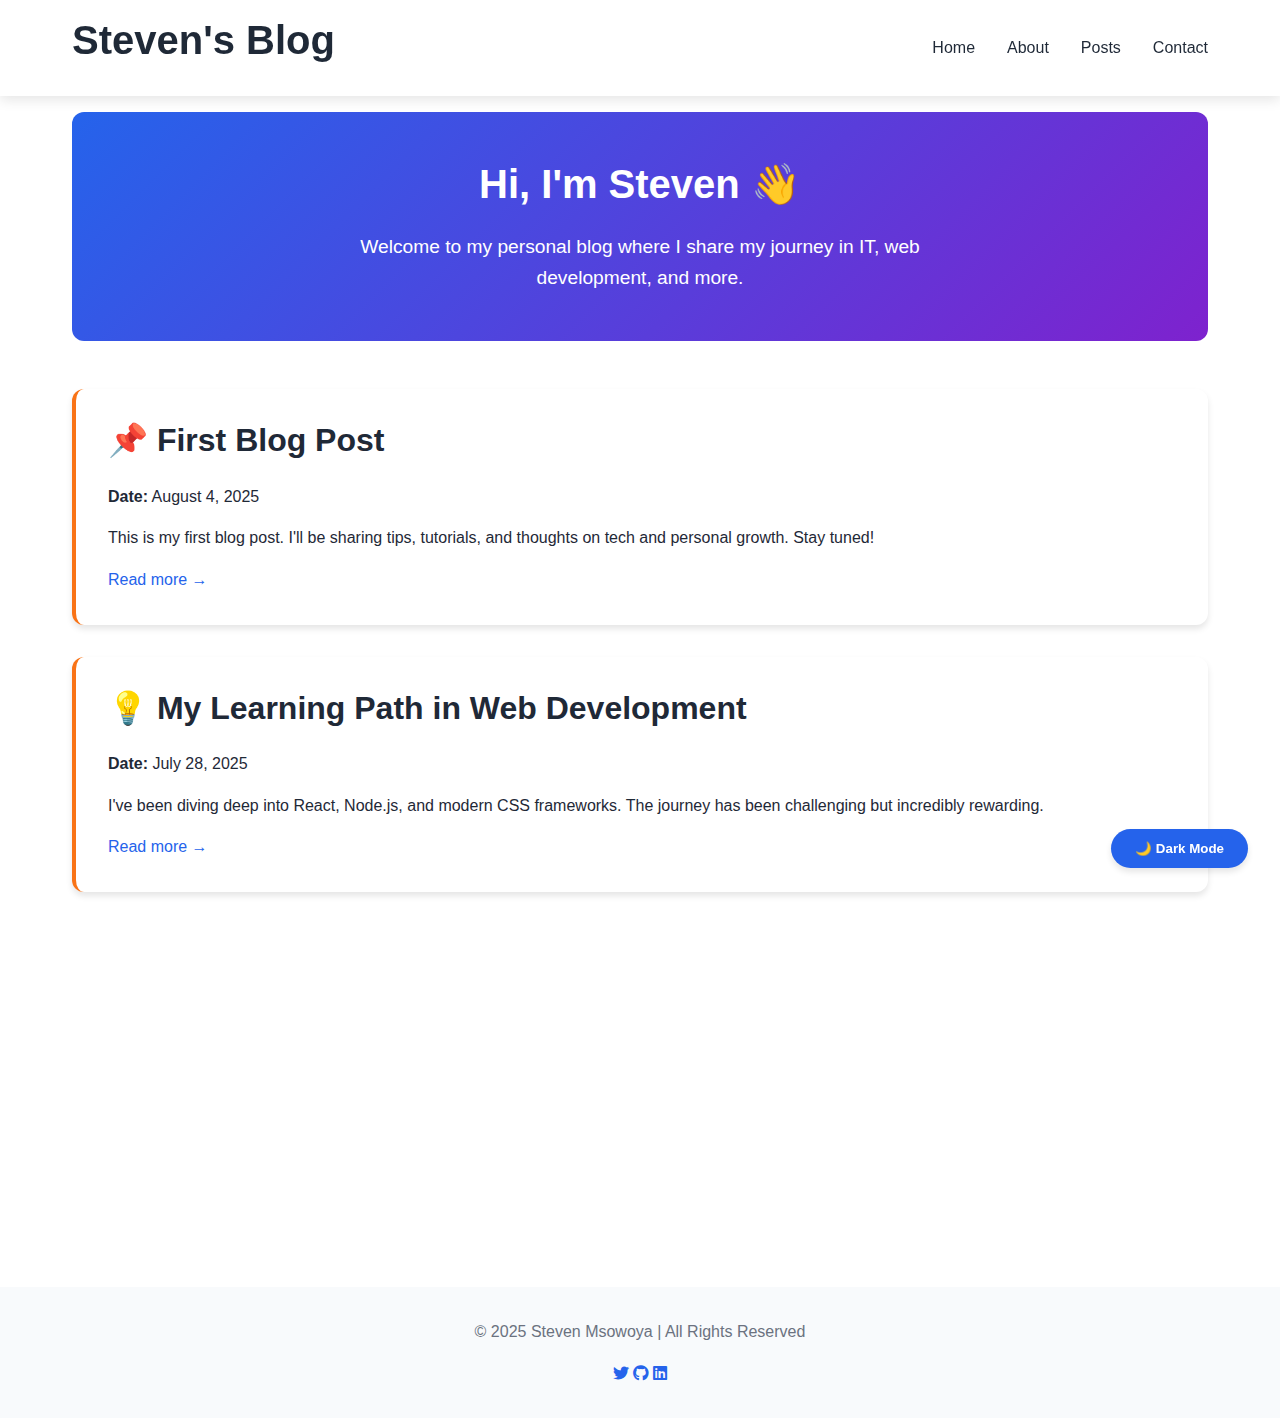
<file: index.html>
<!DOCTYPE html>
<html lang="en">
<head>
  <meta charset="UTF-8" />
  <meta name="viewport" content="width=device-width, initial-scale=1.0"/>
  <title>Steven's Blog</title>
  <link rel="stylesheet" href="https://cdnjs.cloudflare.com/ajax/libs/font-awesome/6.4.0/css/all.min.css">
  <style>
    /* CSS Variables for Theming */
    :root {
      --primary: #2563eb;
      --primary-dark: #1d4ed8;
      --secondary: #7e22ce;
      --accent: #f97316;
      --text: #1f2937;
      --text-light: #6b7280;
      --bg: #ffffff;
      --bg-secondary: #f8fafc;
      --card-bg: #ffffff;
      --header-bg: rgba(255, 255, 255, 0.95);
      --shadow: rgba(0, 0, 0, 0.1);
      --shadow-hover: rgba(0, 0, 0, 0.15);
      --transition: all 0.3s ease;
      --radius: 12px;
      --max-width: 1200px;
    }

    /* Dark Theme Variables */
    [data-theme="dark"] {
      --primary: #3b82f6;
      --primary-dark: #2563eb;
      --secondary: #a855f7;
      --accent: #fb923c;
      --text: #f3f4f6;
      --text-light: #d1d5db;
      --bg: #111827;
      --bg-secondary: #1f2937;
      --card-bg: #1a2434;
      --header-bg: rgba(17, 24, 39, 0.95);
      --shadow: rgba(0, 0, 0, 0.25);
      --shadow-hover: rgba(0, 0, 0, 0.35);
    }

    /* Base Styles */
    * {
      margin: 0;
      padding: 0;
      box-sizing: border-box;
    }

    body {
      font-family: 'Inter', -apple-system, BlinkMacSystemFont, 'Segoe UI', Roboto, Oxygen, Ubuntu, Cantarell, sans-serif;
      line-height: 1.6;
      color: var(--text);
      background-color: var(--bg);
      transition: var(--transition);
      padding-top: 80px;
    }

    /* Typography */
    h1, h2, h3, h4, h5, h6 {
      font-weight: 700;
      line-height: 1.2;
      margin-bottom: 1rem;
      color: var(--text);
    }

    h1 {
      font-size: 2.5rem;
    }

    h2 {
      font-size: 2rem;
      margin-bottom: 1.5rem;
    }

    p {
      margin-bottom: 1rem;
    }

    a {
      color: var(--primary);
      text-decoration: none;
      transition: var(--transition);
    }

    a:hover {
      color: var(--primary-dark);
    }

    /* Layout */
    header {
      position: fixed;
      top: 0;
      left: 0;
      width: 100%;
      background: var(--header-bg);
      backdrop-filter: blur(10px);
      box-shadow: 0 4px 12px var(--shadow);
      z-index: 1000;
      padding: 1rem 0;
    }

    .header-container {
      max-width: var(--max-width);
      margin: 0 auto;
      padding: 0 2rem;
      display: flex;
      justify-content: space-between;
      align-items: center;
    }

    /* Desktop Navigation */
    .desktop-nav {
      display: flex;
      gap: 2rem;
    }

    .desktop-nav a {
      font-weight: 500;
      color: var(--text);
      position: relative;
    }

    .desktop-nav a::after {
      content: '';
      position: absolute;
      bottom: -5px;
      left: 0;
      width: 0;
      height: 2px;
      background: var(--primary);
      transition: var(--transition);
    }

    .desktop-nav a:hover::after {
      width: 100%;
    }

    /* Hamburger Menu */
    .hamburger {
      display: none;
      flex-direction: column;
      justify-content: space-around;
      width: 2rem;
      height: 2rem;
      background: transparent;
      border: none;
      cursor: pointer;
      padding: 0;
      z-index: 10;
    }

    .hamburger span {
      width: 2rem;
      height: 0.25rem;
      background: var(--text);
      border-radius: 10px;
      transition: var(--transition);
      position: relative;
      transform-origin: 1px;
    }

    .mobile-nav {
      position: fixed;
      top: 0;
      left: 0;
      width: 100%;
      height: 100vh;
      background: var(--bg);
      display: flex;
      flex-direction: column;
      justify-content: center;
      align-items: center;
      gap: 2rem;
      z-index: 5;
      transition: var(--transition);
      transform: translateX(-100%);
    }

    .mobile-nav.active {
      transform: translateX(0);
    }

    .mobile-nav a {
      font-size: 1.5rem;
      font-weight: 600;
      color: var(--text);
      transition: var(--transition);
    }

    .mobile-nav a:hover {
      color: var(--primary);
    }

    main {
      max-width: var(--max-width);
      margin: 0 auto;
      padding: 2rem;
    }

    section {
      margin-bottom: 3rem;
    }

    /* Intro Section */
    .intro {
      text-align: center;
      padding: 3rem 2rem;
      background: linear-gradient(135deg, var(--primary) 0%, var(--secondary) 100%);
      color: white;
      border-radius: var(--radius);
      margin-bottom: 3rem;
    }

    .intro h2 {
      color: white;
      font-size: 2.5rem;
    }

    .intro p {
      font-size: 1.2rem;
      max-width: 600px;
      margin: 0 auto;
    }

    /* Post Cards */
    .post {
      background: var(--card-bg);
      border-radius: var(--radius);
      padding: 2rem;
      box-shadow: 0 4px 6px var(--shadow);
      transition: var(--transition);
      margin-bottom: 2rem;
      border-left: 4px solid var(--accent);
    }

    .post:hover {
      transform: translateY(-5px);
      box-shadow: 0 10px 20px var(--shadow-hover);
    }

    .post h2 {
      display: flex;
      align-items: center;
      gap: 0.5rem;
    }

    .post p:last-child {
      margin-bottom: 0;
    }

    /* Buttons */
    .toggle-btn, .top-btn {
      position: fixed;
      padding: 0.75rem 1.5rem;
      background: var(--primary);
      color: white;
      border: none;
      border-radius: 50px;
      cursor: pointer;
      font-weight: 600;
      box-shadow: 0 4px 6px var(--shadow);
      transition: var(--transition);
      display: flex;
      align-items: center;
      gap: 0.5rem;
      z-index: 999;
    }

    .toggle-btn:hover, .top-btn:hover {
      background: var(--primary-dark);
      transform: translateY(-2px);
      box-shadow: 0 6px 12px var(--shadow-hover);
    }

    .toggle-btn {
      bottom: 2rem;
      right: 2rem;
    }

    .top-btn {
      bottom: 2rem;
      left: 2rem;
      opacity: 0;
      visibility: hidden;
    }

    .top-btn.visible {
      opacity: 1;
      visibility: visible;
    }

    /* Footer */
    footer {
      text-align: center;
      padding: 2rem;
      margin-top: 4rem;
      color: var(--text-light);
      background: var(--bg-secondary);
    }

    /* Animations */
    @keyframes fadeIn {
      from { opacity: 0; transform: translateY(20px); }
      to { opacity: 1; transform: translateY(0); }
    }

    .scroll-fade {
      opacity: 0;
      transform: translateY(20px);
      transition: opacity 0.6s ease, transform 0.6s ease;
    }

    .scroll-fade.visible {
      opacity: 1;
      transform: translateY(0);
    }

    /* Responsive Design */
    @media (max-width: 768px) {
      body {
        padding-top: 70px;
      }
      
      .header-container {
        padding: 0 1rem;
      }
      
      .desktop-nav {
        display: none;
      }
      
      .hamburger {
        display: flex;
      }
      
      h1 {
        font-size: 2rem;
      }
      
      h2 {
        font-size: 1.75rem;
      }
      
      .intro {
        padding: 2rem 1rem;
      }
      
      .intro h2 {
        font-size: 2rem;
      }
      
      .toggle-btn, .top-btn {
        padding: 0.6rem 1.2rem;
        font-size: 0.9rem;
      }
      
      main {
        padding: 1rem;
      }
    }
  </style>
</head>
<body>

  <!-- HEADER -->
  <header>
    <div class="header-container">
      <h1>Steven's Blog</h1>
      <nav class="desktop-nav">
        <a href="index.html">Home</a>
        <a href="about.html">About</a>
        <a href="Posts.html">Posts</a>
        <a href="contact.html">Contact</a>
      </nav>
      <button class="hamburger" id="hamburger">
        <span></span>
        <span></span>
        <span></span>
      </button>
    </div>
  </header>

  <!-- Mobile Navigation -->
  <nav class="mobile-nav" id="mobileNav">
    <a href="index.html">Home</a>
    <a href="about.html">About</a>
    <a href="Posts.html">Posts</a>
    <a href="contact.html">Contact</a>
  </nav>

  <!-- MAIN CONTENT -->
  <main>
    <section class="intro scroll-fade">
      <h2>Hi, I'm Steven 👋</h2>
      <p>Welcome to my personal blog where I share my journey in IT, web development, and more.</p>
    </section>

    <section class="post scroll-fade">
      <h2>📌 First Blog Post</h2>
      <p><strong>Date:</strong> August 4, 2025</p>
      <p>This is my first blog post. I'll be sharing tips, tutorials, and thoughts on tech and personal growth. Stay tuned!</p>
      <a href="#" class="read-more">Read more →</a>
    </section>

    <section class="post scroll-fade">
      <h2>💡 My Learning Path in Web Development</h2>
      <p><strong>Date:</strong> July 28, 2025</p>
      <p>I've been diving deep into React, Node.js, and modern CSS frameworks. The journey has been challenging but incredibly rewarding.</p>
      <a href="#" class="read-more">Read more →</a>
    </section>

    <section class="post scroll-fade">
      <h2>🚀 Building My First Full-Stack Application</h2>
      <p><strong>Date:</strong> July 20, 2025</p>
      <p>I recently completed my first full-stack application using the MERN stack. Here's what I learned from the experience.</p>
      <a href="#" class="read-more">Read more →</a>
    </section>
  </main>

  <!-- DARK MODE TOGGLE -->
  <button id="darkToggle" class="toggle-btn">🌙 Dark Mode</button>

  <!-- BACK TO TOP BUTTON -->
  <button id="backToTop" class="top-btn">⬆ Back to Top</button>

  <!-- FOOTER -->
  <footer>
    <p>© 2025 Steven Msowoya | All Rights Reserved</p>
    <div class="social-links">
      <a href="#"><i class="fab fa-twitter"></i></a>
      <a href="#"><i class="fab fa-github"></i></a>
      <a href="#"><i class="fab fa-linkedin"></i></a>
    </div>
  </footer>

  <!-- SCRIPT -->
  <script>
    // DOM Elements
    const darkToggle = document.getElementById('darkToggle');
    const backToTop = document.getElementById('backToTop');
    const scrollElements = document.querySelectorAll('.scroll-fade');
    const hamburger = document.getElementById('hamburger');
    const mobileNav = document.getElementById('mobileNav');
    
    // Check for saved theme preference or respect OS preference
    if (localStorage.getItem('theme') === 'dark' || 
        (window.matchMedia('(prefers-color-scheme: dark)').matches && !localStorage.getItem('theme'))) {
      document.documentElement.setAttribute('data-theme', 'dark');
      darkToggle.textContent = '☀️ Light Mode';
    } else {
      document.documentElement.setAttribute('data-theme', 'light');
      darkToggle.textContent = '🌙 Dark Mode';
    }
    
    // Toggle Dark/Light Mode
    darkToggle.addEventListener('click', () => {
      const currentTheme = document.documentElement.getAttribute('data-theme');
      const newTheme = currentTheme === 'light' ? 'dark' : 'light';
      
      document.documentElement.setAttribute('data-theme', newTheme);
      localStorage.setItem('theme', newTheme);
      
      darkToggle.textContent = newTheme === 'dark' ? '☀️ Light Mode' : '🌙 Dark Mode';
    });
    
    // Back to Top Button
    window.addEventListener('scroll', () => {
      if (window.pageYOffset > 300) {
        backToTop.classList.add('visible');
      } else {
        backToTop.classList.remove('visible');
      }
    });
    
    backToTop.addEventListener('click', () => {
      window.scrollTo({
        top: 0,
        behavior: 'smooth'
      });
    });
    
    // Hamburger Menu Toggle
    hamburger.addEventListener('click', () => {
      hamburger.classList.toggle('active');
      mobileNav.classList.toggle('active');
      
      // Animate hamburger to X
      const spans = hamburger.querySelectorAll('span');
      if (hamburger.classList.contains('active')) {
        spans[0].style.transform = 'rotate(45deg)';
        spans[1].style.opacity = '0';
        spans[2].style.transform = 'rotate(-45deg)';
      } else {
        spans[0].style.transform = 'rotate(0)';
        spans[1].style.opacity = '1';
        spans[2].style.transform = 'rotate(0)';
      }
    });
    
    // Close mobile menu when clicking on a link
    const mobileLinks = mobileNav.querySelectorAll('a');
    mobileLinks.forEach(link => {
      link.addEventListener('click', () => {
        mobileNav.classList.remove('active');
        hamburger.classList.remove('active');
        
        // Reset hamburger animation
        const spans = hamburger.querySelectorAll('span');
        spans[0].style.transform = 'rotate(0)';
        spans[1].style.opacity = '1';
        spans[2].style.transform = 'rotate(0)';
      });
    });
    
    // Scroll Animations
    const elementInView = (el, scrollOffset = 0) => {
      const elementTop = el.getBoundingClientRect().top;
      return (
        elementTop <= 
        ((window.innerHeight || document.documentElement.clientHeight) * (scrollOffset / 100))
      );
    };
    
    const displayScrollElement = (element) => {
      element.classList.add('visible');
    };
    
    const hideScrollElement = (element) => {
      element.classList.remove('visible');
    };
    
    const handleScrollAnimation = () => {
      scrollElements.forEach((el) => {
        if (elementInView(el, 85)) {
          displayScrollElement(el);
        } else {
          hideScrollElement(el);
        }
      });
    };
    
    window.addEventListener('scroll', () => {
      handleScrollAnimation();
    });
    
    // Initialize scroll animations on page load
    document.addEventListener('DOMContentLoaded', () => {
      handleScrollAnimation();
    });
  </script>
</body>
</html>
</file>
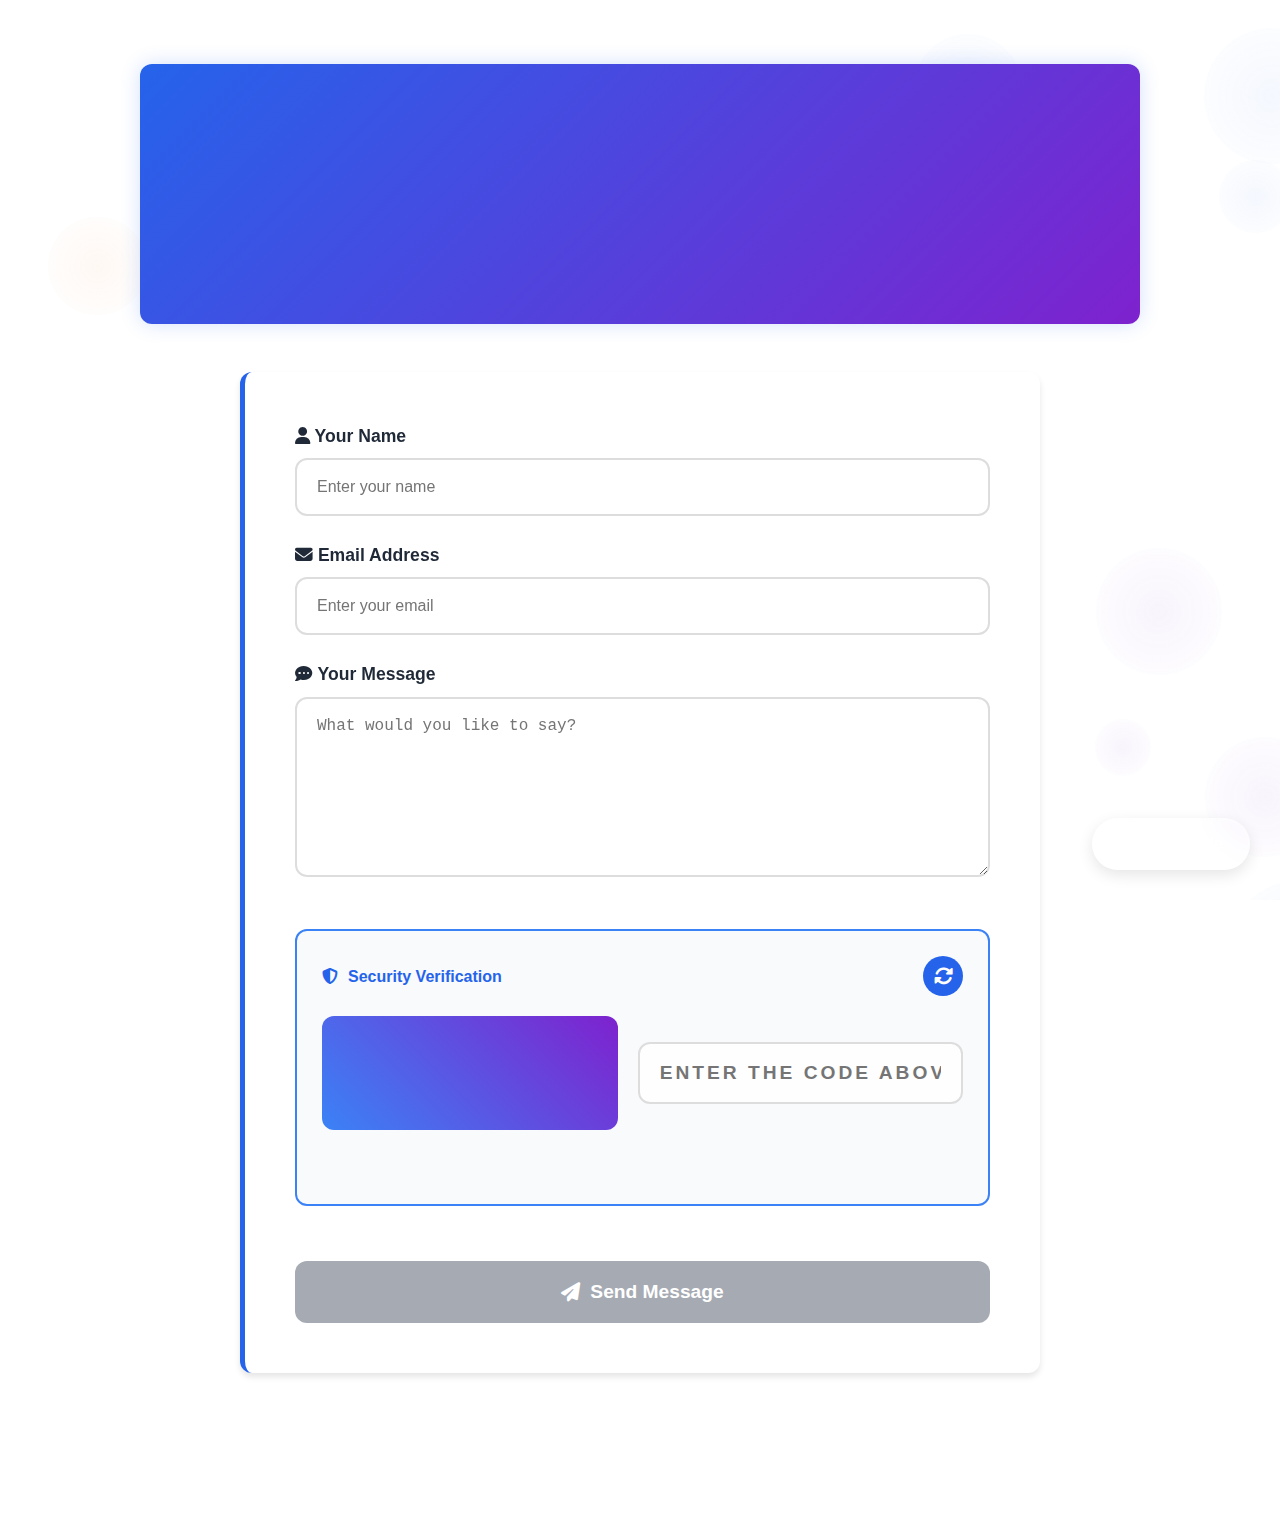
<file: contact.html>
<!DOCTYPE html>
<html lang="en">
<head>
  <meta charset="UTF-8" />
  <meta name="viewport" content="width=device-width, initial-scale=1.0"/>
  <title>Contact Me | Steven's Portfolio</title>
  <link rel="stylesheet" href="https://cdnjs.cloudflare.com/ajax/libs/font-awesome/6.4.0/css/all.min.css">
  <style>
    /* CSS Variables for Theming */
    :root {
      --primary: #2563eb;
      --primary-light: #3b82f6;
      --primary-dark: #1d4ed8;
      --secondary: #7e22ce;
      --accent: #f97316;
      --success: #10b981;
      --warning: #f59e0b;
      --danger: #ef4444;
      --text: #1f2937;
      --text-light: #6b7280;
      --bg: #ffffff;
      --bg-secondary: #f8fafc;
      --card-bg: #ffffff;
      --header-bg: rgba(255, 255, 255, 0.95);
      --shadow: rgba(0, 0, 0, 0.1);
      --shadow-hover: rgba(0, 0, 0, 0.15);
      --transition: all 0.3s ease;
      --radius: 12px;
      --max-width: 1000px;
      --glow: 0 0 20px rgba(37, 99, 235, 0.2);
    }

    /* Dark Theme Variables */
    [data-theme="dark"] {
      --primary: #3b82f6;
      --primary-light: #60a5fa;
      --primary-dark: #2563eb;
      --secondary: #a855f7;
      --accent: #fb923c;
      --success: #34d399;
      --warning: #fbbf24;
      --danger: #f87171;
      --text: #f3f4f6;
      --text-light: #d1d5db;
      --bg: #0f172a;
      --bg-secondary: #1e293b;
      --card-bg: #1a2434;
      --header-bg: rgba(15, 23, 42, 0.95);
      --shadow: rgba(0, 0, 0, 0.35);
      --shadow-hover: rgba(0, 0, 0, 0.45);
      --glow: 0 0 30px rgba(59, 130, 246, 0.3);
    }

    /* Base Styles */
    * {
      margin: 0;
      padding: 0;
      box-sizing: border-box;
    }

    body {
      font-family: 'Inter', -apple-system, BlinkMacSystemFont, 'Segoe UI', Roboto, Oxygen, Ubuntu, Cantarell, sans-serif;
      line-height: 1.6;
      color: var(--text);
      background-color: var(--bg);
      transition: var(--transition);
      padding: 2rem 1rem;
      overflow-x: hidden;
      position: relative;
    }

    /* Animated Background Elements */
    .bg-elements {
      position: fixed;
      top: 0;
      left: 0;
      width: 100%;
      height: 100%;
      z-index: -1;
      pointer-events: none;
      overflow: hidden;
    }

    .bg-circle {
      position: absolute;
      border-radius: 50%;
      background: radial-gradient(circle, var(--primary), transparent 70%);
      opacity: 0.05;
      animation: float 25s infinite linear;
    }

    @keyframes float {
      0%, 100% { transform: translate(0, 0) rotate(0deg); }
      25% { transform: translate(20px, -50px) rotate(90deg); }
      50% { transform: translate(-40px, 30px) rotate(180deg); }
      75% { transform: translate(30px, 40px) rotate(270deg); }
    }

    /* Typography */
    h1, h2, h3, h4, h5, h6 {
      font-weight: 700;
      line-height: 1.2;
      margin-bottom: 1rem;
      color: var(--text);
    }

    h1 {
      font-size: 2.5rem;
      text-align: center;
      margin-bottom: 2rem;
      background: linear-gradient(90deg, var(--primary), var(--secondary));
      -webkit-background-clip: text;
      background-clip: text;
      color: transparent;
      animation: titleGlow 3s ease-in-out infinite alternate;
    }

    @keyframes titleGlow {
      0% { filter: drop-shadow(0 0 5px rgba(37, 99, 235, 0.3)); }
      100% { filter: drop-shadow(0 0 15px rgba(126, 34, 206, 0.5)); }
    }

    h2 {
      font-size: 2rem;
      margin-bottom: 1.5rem;
      color: var(--primary);
      position: relative;
      display: inline-block;
    }

    h2:after {
      content: '';
      position: absolute;
      bottom: -8px;
      left: 0;
      width: 60px;
      height: 4px;
      background: linear-gradient(90deg, var(--primary), var(--accent));
      border-radius: 2px;
      transition: width 0.5s ease;
    }

    h2:hover:after {
      width: 100%;
    }

    h3 {
      font-size: 1.5rem;
      margin-bottom: 1.2rem;
      color: var(--primary);
    }

    p {
      margin-bottom: 1rem;
    }

    a {
      color: var(--primary);
      text-decoration: none;
      transition: var(--transition);
    }

    a:hover {
      color: var(--primary-dark);
    }

    /* Layout */
    .container {
      max-width: var(--max-width);
      margin: 0 auto;
    }

    main {
      padding: 2rem 0;
    }

    section {
      margin-bottom: 3rem;
    }

    /* Intro Section */
    .intro {
      text-align: center;
      padding: 3rem 2rem;
      background: linear-gradient(135deg, var(--primary) 0%, var(--secondary) 100%);
      color: white;
      border-radius: var(--radius);
      margin-bottom: 3rem;
      box-shadow: var(--glow);
      position: relative;
      overflow: hidden;
    }

    .intro:before {
      content: '';
      position: absolute;
      top: 0;
      left: -100%;
      width: 100%;
      height: 100%;
      background: linear-gradient(90deg, transparent, rgba(255,255,255,0.1), transparent);
      animation: shine 3s infinite;
    }

    @keyframes shine {
      0% { left: -100%; }
      100% { left: 100%; }
    }

    .intro h2 {
      color: white;
      font-size: 2.5rem;
      animation: introText 1s ease-out forwards;
      opacity: 0;
      transform: translateY(20px);
    }

    @keyframes introText {
      to {
        opacity: 1;
        transform: translateY(0);
      }
    }

    .intro p {
      font-size: 1.2rem;
      max-width: 600px;
      margin: 0 auto;
      opacity: 0;
      animation: introText 1s ease-out 0.3s forwards;
    }

    /* Contact Form */
    .contact-form {
      background: var(--card-bg);
      border-radius: var(--radius);
      padding: 50px;
      box-shadow: 0 4px 6px var(--shadow);
      max-width: 800px;
      margin: 0 auto 100px;
      backdrop-filter: blur(10px);
      opacity: 0;
      transform: translateY(50px) rotateX(-10deg);
      transition: opacity 1s ease 0.3s, transform 1s ease 0.3s;
      border-left: 5px solid var(--primary);
    }

    body[data-theme="dark"] .contact-form {
      background: var(--card-bg);
    }

    .contact-form.visible {
      opacity: 1;
      transform: translateY(0) rotateX(0);
    }

    .contact-form:hover {
      transform: translateY(-5px);
      box-shadow: 0 15px 30px var(--shadow-hover), var(--glow);
    }

    form {
      display: flex;
      flex-direction: column;
      gap: 25px;
    }

    label {
      font-size: 1.1rem;
      font-weight: 600;
      margin-bottom: 8px;
      color: inherit;
      display: block;
    }

    input, textarea {
      padding: 18px 20px;
      border: 2px solid #ddd;
      border-radius: var(--radius);
      font-size: 1rem;
      transition: var(--transition);
      width: 100%;
      background: rgba(255, 255, 255, 0.8);
      color: var(--text);
    }

    body[data-theme="dark"] input,
    body[data-theme="dark"] textarea {
      background: rgba(50, 50, 50, 0.8);
      border-color: #444;
      color: var(--text);
    }

    input:focus, textarea:focus {
      outline: none;
      border-color: var(--primary);
      box-shadow: 0 0 0 3px rgba(108, 99, 255, 0.2);
      transform: translateY(-3px);
    }

    textarea {
      min-height: 180px;
      resize: vertical;
    }

    /* CAPTCHA Styles */
    .captcha-container {
      background: var(--bg-secondary);
      border-radius: var(--radius);
      padding: 25px;
      margin: 20px 0;
      border: 2px solid var(--primary-light);
      transition: var(--transition);
    }

    .captcha-container:hover {
      transform: translateY(-3px);
      box-shadow: 0 5px 15px var(--shadow);
    }

    .captcha-header {
      display: flex;
      justify-content: space-between;
      align-items: center;
      margin-bottom: 20px;
    }

    .captcha-header h4 {
      color: var(--primary);
      margin: 0;
      display: flex;
      align-items: center;
      gap: 10px;
    }

    .captcha-refresh {
      background: var(--primary);
      color: white;
      border: none;
      border-radius: 50%;
      width: 40px;
      height: 40px;
      cursor: pointer;
      transition: var(--transition);
      display: flex;
      align-items: center;
      justify-content: center;
      font-size: 1.2rem;
    }

    .captcha-refresh:hover {
      background: var(--primary-dark);
      transform: rotate(180deg) scale(1.1);
    }

    .captcha-challenge {
      display: flex;
      align-items: center;
      justify-content: center;
      gap: 20px;
      margin-bottom: 25px;
      flex-wrap: wrap;
    }

    .captcha-image {
      background: linear-gradient(45deg, var(--primary-light), var(--secondary));
      border-radius: var(--radius);
      padding: 25px;
      font-size: 2.5rem;
      font-weight: bold;
      letter-spacing: 5px;
      color: white;
      text-shadow: 2px 2px 4px rgba(0,0,0,0.3);
      user-select: none;
      min-width: 200px;
      text-align: center;
      position: relative;
      overflow: hidden;
    }

    .captcha-image::before {
      content: '';
      position: absolute;
      top: 0;
      left: -100%;
      width: 100%;
      height: 100%;
      background: linear-gradient(90deg, transparent, rgba(255,255,255,0.2), transparent);
      animation: shine 3s infinite;
    }

    .captcha-input {
      flex: 1;
      min-width: 250px;
    }

    .captcha-input input {
      text-align: center;
      font-size: 1.2rem;
      letter-spacing: 3px;
      font-weight: bold;
      text-transform: uppercase;
    }

    .captcha-status {
      text-align: center;
      margin-top: 15px;
      min-height: 24px;
      font-weight: 600;
      transition: var(--transition);
    }

    .captcha-status.valid {
      color: var(--success);
    }

    .captcha-status.invalid {
      color: var(--danger);
      animation: shake 0.5s ease;
    }

    @keyframes shake {
      0%, 100% { transform: translateX(0); }
      25% { transform: translateX(-10px); }
      75% { transform: translateX(10px); }
    }

    /* Submit Button */
    .submit-btn {
      background: linear-gradient(to right, var(--primary), var(--secondary));
      color: white;
      border: none;
      padding: 20px;
      border-radius: var(--radius);
      font-size: 1.2rem;
      font-weight: 600;
      cursor: pointer;
      transition: var(--transition);
      position: relative;
      overflow: hidden;
      margin-top: 10px;
      display: flex;
      align-items: center;
      justify-content: center;
      gap: 10px;
    }

    .submit-btn:hover:not(:disabled) {
      transform: translateY(-5px);
      box-shadow: 0 10px 25px rgba(108, 99, 255, 0.4);
    }

    .submit-btn:disabled {
      opacity: 0.6;
      cursor: not-allowed;
      background: var(--text-light);
    }

    .submit-btn:active:not(:disabled) {
      transform: translateY(-2px);
    }

    .submit-btn::after {
      content: '';
      position: absolute;
      top: 50%;
      left: 50%;
      width: 5px;
      height: 5px;
      background: rgba(255, 255, 255, 0.5);
      opacity: 0;
      border-radius: 100%;
      transform: scale(1, 1) translate(-50%);
      transform-origin: 50% 50%;
    }

    .submit-btn:focus:not(:active)::after {
      animation: ripple 1s ease-out;
    }

    @keyframes ripple {
      0% {
        transform: scale(0, 0);
        opacity: 0.5;
      }
      100% {
        transform: scale(40, 40);
        opacity: 0;
      }
    }

    /* Toggle buttons */
    .toggle-btn, .top-btn {
      position: fixed;
      z-index: 100;
      background: rgba(255, 255, 255, 0.15);
      backdrop-filter: blur(10px);
      border: 2px solid rgba(255, 255, 255, 0.2);
      color: white;
      padding: 15px 25px;
      border-radius: 50px;
      font-size: 1rem;
      font-weight: 600;
      cursor: pointer;
      transition: var(--transition);
      display: flex;
      align-items: center;
      justify-content: center;
      gap: 10px;
      box-shadow: 0 5px 15px rgba(0, 0, 0, 0.1);
    }

    .toggle-btn {
      bottom: 30px;
      right: 30px;
    }

    .top-btn {
      bottom: 30px;
      left: 30px;
      opacity: 0;
      visibility: hidden;
    }

    .top-btn.visible {
      opacity: 1;
      visibility: visible;
    }

    .toggle-btn:hover, .top-btn:hover {
      background: rgba(255, 255, 255, 0.25);
      transform: translateY(-5px);
      box-shadow: 0 10px 25px rgba(0, 0, 0, 0.2);
    }

    /* Success message */
    .success-message {
      position: fixed;
      top: 50%;
      left: 50%;
      transform: translate(-50%, -50%) scale(0);
      background: linear-gradient(135deg, var(--primary), var(--accent));
      color: white;
      padding: 40px;
      border-radius: var(--radius);
      text-align: center;
      z-index: 1000;
      box-shadow: 0 20px 60px rgba(0, 0, 0, 0.3);
      opacity: 0;
      transition: var(--transition);
      max-width: 500px;
      width: 90%;
    }

    .success-message.show {
      opacity: 1;
      transform: translate(-50%, -50%) scale(1);
    }

    .success-message i {
      font-size: 4rem;
      margin-bottom: 20px;
      display: block;
    }

    /* Particle animation for form */
    .form-particles {
      position: absolute;
      top: 0;
      left: 0;
      width: 100%;
      height: 100%;
      pointer-events: none;
      z-index: -1;
      overflow: hidden;
      border-radius: var(--radius);
    }

    .particle {
      position: absolute;
      width: 4px;
      height: 4px;
      background: var(--primary);
      border-radius: 50%;
      opacity: 0;
    }

    /* Animations */
    @keyframes fadeIn {
      from { opacity: 0; transform: translateY(20px); }
      to { opacity: 1; transform: translateY(0); }
    }

    .scroll-fade {
      opacity: 0;
      transform: translateY(20px);
      transition: opacity 0.6s ease, transform 0.6s ease;
    }

    .scroll-fade.visible {
      opacity: 1;
      transform: translateY(0);
    }

    /* Responsive Design */
    @media (max-width: 768px) {
      .intro h2 {
        font-size: 2.5rem;
      }
      
      .intro p {
        font-size: 1.1rem;
      }
      
      .contact-form {
        padding: 30px 20px;
      }
      
      .captcha-challenge {
        flex-direction: column;
      }
      
      .captcha-image {
        font-size: 2rem;
        min-width: 180px;
      }
      
      .toggle-btn, .top-btn {
        padding: 12px 20px;
        font-size: 0.9rem;
      }
    }

    @media (max-width: 480px) {
      .intro h2 {
        font-size: 2rem;
      }
      
      .toggle-btn, .top-btn {
        padding: 10px 15px;
        font-size: 0.8rem;
      }
      
      .toggle-btn {
        right: 20px;
        bottom: 20px;
      }
      
      .top-btn {
        left: 20px;
        bottom: 20px;
      }
      
      .captcha-image {
        font-size: 1.8rem;
        padding: 20px;
      }
    }
  </style>
</head>
<body>
  <!-- Floating background elements -->
  <div class="bg-elements" id="floatingElements"></div>

  <div class="container">
    <main>
      <section class="intro scroll-fade">
        <h2><i class="fas fa-paper-plane"></i> Contact Me</h2>
        <p>Have a question, idea, or want to collaborate? Drop me a message! I'm excited to connect with you and explore new possibilities together.</p>
        <div class="contact-info">
          <p><i class="fas fa-envelope"></i> msowoyasteven9@gmail.com | <i class="fas fa-phone"></i> +265994748521</p>
        </div>
      </section>

      <section class="contact-form scroll-fade">
        <div class="form-particles" id="formParticles"></div>
        <form id="contactForm">
          <div class="form-group">
            <label for="name"><i class="fas fa-user"></i> Your Name</label>
            <input type="text" id="name" name="name" required placeholder="Enter your name" />
          </div>
          
          <div class="form-group">
            <label for="email"><i class="fas fa-envelope"></i> Email Address</label>
            <input type="email" id="email" name="email" required placeholder="Enter your email" />
          </div>
          
          <div class="form-group">
            <label for="message"><i class="fas fa-comment-dots"></i> Your Message</label>
            <textarea id="message" name="message" rows="5" required placeholder="What would you like to say?"></textarea>
          </div>
          
          <!-- CAPTCHA Section -->
          <div class="captcha-container">
            <div class="captcha-header">
              <h4><i class="fas fa-shield-alt"></i> Security Verification</h4>
              <button type="button" class="captcha-refresh" id="refreshCaptcha" title="Generate new code">
                <i class="fas fa-sync-alt"></i>
              </button>
            </div>
            
            <div class="captcha-challenge">
              <div class="captcha-image" id="captchaImage">
                <!-- CAPTCHA code will be generated here -->
              </div>
              <div class="captcha-input">
                <input type="text" id="captchaInput" placeholder="Enter the code above" maxlength="6" autocomplete="off" />
              </div>
            </div>
            
            <div class="captcha-status" id="captchaStatus">
              <!-- Status messages will appear here -->
            </div>
          </div>
          
          <button type="submit" class="submit-btn" id="submitBtn" disabled>
            <i class="fas fa-paper-plane"></i> Send Message
          </button>
        </form>
      </section>
    </main>

    <!-- Success Message -->
    <div class="success-message" id="successMessage">
      <i class="fas fa-check-circle"></i>
      <h3>Message Sent Successfully!</h3>
      <p>Thank you for reaching out. I'll get back to you soon.</p>
      <button id="closeSuccess" style="margin-top:20px; padding:10px 20px; background:white; color:var(--primary); border:none; border-radius:10px; font-weight:bold; cursor:pointer;">Close</button>
    </div>

    <!-- Dark Mode + Back to Top -->
    <button id="darkToggle" class="toggle-btn"><i class="fas fa-moon"></i> Dark Mode</button>
    <button id="backToTop" class="top-btn"><i class="fas fa-arrow-up"></i> Back to Top</button>
  </div>

  <script>
    // DOM Elements
    const darkToggle = document.getElementById('darkToggle');
    const backToTop = document.getElementById('backToTop');
    const scrollElements = document.querySelectorAll('.scroll-fade');
    const floatingElements = document.getElementById('floatingElements');
    const contactForm = document.getElementById('contactForm');
    const successMessage = document.getElementById('successMessage');
    const closeSuccess = document.getElementById('closeSuccess');
    const submitBtn = document.getElementById('submitBtn');
    const captchaImage = document.getElementById('captchaImage');
    const captchaInput = document.getElementById('captchaInput');
    const captchaStatus = document.getElementById('captchaStatus');
    const refreshCaptcha = document.getElementById('refreshCaptcha');
    
    // Generate random CAPTCHA code
    function generateCaptcha() {
      const chars = 'ABCDEFGHJKLMNPQRSTUVWXYZabcdefghijkmnpqrstuvwxyz23456789';
      let captcha = '';
      for (let i = 0; i < 6; i++) {
        captcha += chars.charAt(Math.floor(Math.random() * chars.length));
      }
      return captcha;
    }
    
    // Store current CAPTCHA
    let currentCaptcha = '';
    
    // Create CAPTCHA with visual effects
    function createCaptcha() {
      currentCaptcha = generateCaptcha();
      
      // Create animated CAPTCHA display
      captchaImage.innerHTML = '';
      for (let i = 0; i < currentCaptcha.length; i++) {
        const charSpan = document.createElement('span');
        charSpan.textContent = currentCaptcha[i];
        charSpan.style.display = 'inline-block';
        charSpan.style.transform = `rotate(${Math.random() * 20 - 10}deg)`;
        charSpan.style.margin = '0 5px';
        charSpan.style.animation = `charAppear 0.5s ease ${i * 0.1}s forwards`;
        charSpan.style.opacity = '0';
        charSpan.style.transformOrigin = 'center';
        captchaImage.appendChild(charSpan);
      }
      
      // Add CSS for character animation
      if (!document.querySelector('#captchaAnimation')) {
        const style = document.createElement('style');
        style.id = 'captchaAnimation';
        style.textContent = `
          @keyframes charAppear {
            0% { opacity: 0; transform: translateY(20px) rotate(-10deg); }
            100% { opacity: 1; transform: translateY(0) rotate(0deg); }
          }
        `;
        document.head.appendChild(style);
      }
      
      // Clear input and status
      captchaInput.value = '';
      captchaStatus.textContent = '';
      captchaStatus.className = 'captcha-status';
      submitBtn.disabled = true;
    }
    
    // Validate CAPTCHA input
    function validateCaptcha() {
      const userInput = captchaInput.value.replace(/\s/g, '');
      
      if (userInput === '') {
        captchaStatus.textContent = 'Please enter the CAPTCHA code';
        captchaStatus.className = 'captcha-status';
        submitBtn.disabled = true;
        return false;
      }
      
      if (userInput === currentCaptcha) {
        captchaStatus.textContent = '✓ CAPTCHA verified successfully!';
        captchaStatus.className = 'captcha-status valid';
        submitBtn.disabled = false;
        return true;
      } else {
        captchaStatus.textContent = '✗ Incorrect CAPTCHA code. Please try again.';
        captchaStatus.className = 'captcha-status invalid';
        submitBtn.disabled = true;
        
        // Shake animation for wrong input
        captchaInput.style.animation = 'shake 0.5s ease';
        setTimeout(() => {
          captchaInput.style.animation = '';
        }, 500);
        
        return false;
      }
    }
    
    // Create floating background elements
    function createBgElements() {
      for (let i = 0; i < 15; i++) {
        const element = document.createElement('div');
        element.classList.add('bg-circle');
        const size = Math.random() * 100 + 50;
        element.style.width = `${size}px`;
        element.style.height = `${size}px`;
        element.style.left = `${Math.random() * 100}%`;
        element.style.top = `${Math.random() * 100}%`;
        element.style.animationDelay = `${Math.random() * 20}s`;
        element.style.background = `radial-gradient(circle, ${i % 3 === 0 ? 'var(--primary)' : i % 3 === 1 ? 'var(--secondary)' : 'var(--accent)'}, transparent)`;
        floatingElements.appendChild(element);
      }
    }
    
    // Check for saved theme preference
    if (localStorage.getItem('theme') === 'dark' || 
        (window.matchMedia('(prefers-color-scheme: dark)').matches && !localStorage.getItem('theme'))) {
      document.documentElement.setAttribute('data-theme', 'dark');
      darkToggle.innerHTML = '<i class="fas fa-sun"></i> Light Mode';
    } else {
      document.documentElement.setAttribute('data-theme', 'light');
      darkToggle.innerHTML = '<i class="fas fa-moon"></i> Dark Mode';
    }
    
    // Scroll animation triggers
    function checkVisibility() {
      const elements = document.querySelectorAll('.intro, .contact-form');
      elements.forEach(element => {
        const rect = element.getBoundingClientRect();
        const isVisible = rect.top <= window.innerHeight * 0.85;
        
        if (isVisible) {
          element.classList.add('visible');
        }
      });
      
      // Back to top button visibility
      if (window.scrollY > 300) {
        backToTop.classList.add('visible');
      } else {
        backToTop.classList.remove('visible');
      }
    }
    
    // Dark mode toggle
    darkToggle.addEventListener('click', () => {
      const currentTheme = document.documentElement.getAttribute('data-theme');
      const newTheme = currentTheme === 'light' ? 'dark' : 'light';
      
      document.documentElement.setAttribute('data-theme', newTheme);
      localStorage.setItem('theme', newTheme);
      
      if (newTheme === 'dark') {
        darkToggle.innerHTML = '<i class="fas fa-sun"></i> Light Mode';
      } else {
        darkToggle.innerHTML = '<i class="fas fa-moon"></i> Dark Mode';
      }
    });
    
    // Back to top functionality
    backToTop.addEventListener('click', () => {
      window.scrollTo({
        top: 0,
        behavior: 'smooth'
      });
    });
    
    // Form submission with CAPTCHA verification
    contactForm.addEventListener('submit', (e) => {
      e.preventDefault();
      
      // Final CAPTCHA validation
      if (!validateCaptcha()) {
        createCaptcha(); // Generate new CAPTCHA on failed submission
        return;
      }
      
      // Create particle effect on successful submission
      createFormParticles();
      
      // Show success message after delay
      setTimeout(() => {
        successMessage.classList.add('show');
      }, 800);
      
      // Reset form and generate new CAPTCHA
      setTimeout(() => {
        contactForm.reset();
        createCaptcha();
      }, 500);
    });
    
    // CAPTCHA input validation on typing
    captchaInput.addEventListener('input', () => {
      validateCaptcha();
    });
    
    // Refresh CAPTCHA button
    refreshCaptcha.addEventListener('click', () => {
      createCaptcha();
      
      // Add refresh animation
      refreshCaptcha.style.transform = 'rotate(360deg)';
      setTimeout(() => {
        refreshCaptcha.style.transform = '';
      }, 300);
    });
    
    closeSuccess.addEventListener('click', () => {
      successMessage.classList.remove('show');
    });
    
    // Create particles around form
    function createFormParticles() {
      const formParticles = document.getElementById('formParticles');
      formParticles.innerHTML = '';
      
      for (let i = 0; i < 30; i++) {
        const particle = document.createElement('div');
        particle.classList.add('particle');
        
        const startX = Math.random() * 100;
        const startY = Math.random() * 100;
        const endX = startX + (Math.random() * 40 - 20);
        const endY = startY + (Math.random() * 40 - 20);
        
        particle.style.left = `${startX}%`;
        particle.style.top = `${startY}%`;
        particle.style.backgroundColor = i % 3 === 0 ? 'var(--primary)' : i % 3 === 1 ? 'var(--secondary)' : 'var(--accent)';
        
        formParticles.appendChild(particle);
        
        // Animate particle
        const animation = particle.animate([
          { opacity: 0, transform: 'scale(0)' },
          { opacity: 1, transform: 'scale(1)' },
          { opacity: 0, transform: `translate(${endX - startX}%, ${endY - startY}%) scale(0)` }
        ], {
          duration: 1000,
          easing: 'cubic-bezier(0.22, 0.61, 0.36, 1)'
        });
        
        animation.onfinish = () => {
          particle.remove();
        };
      }
    }
    
    // Add floating particles to form on focus
    const formInputs = document.querySelectorAll('input, textarea');
    formInputs.forEach(input => {
      input.addEventListener('focus', () => {
        createFormParticles();
      });
    });
    
    // Initialize
    createBgElements();
    createCaptcha(); // Generate initial CAPTCHA
    
    // Initialize scroll animations
    window.addEventListener('scroll', checkVisibility);
    window.addEventListener('load', checkVisibility);
    window.addEventListener('resize', checkVisibility);
    
    // Initial visibility check
    setTimeout(checkVisibility, 100);
  </script>
</body>
</html>
</file>
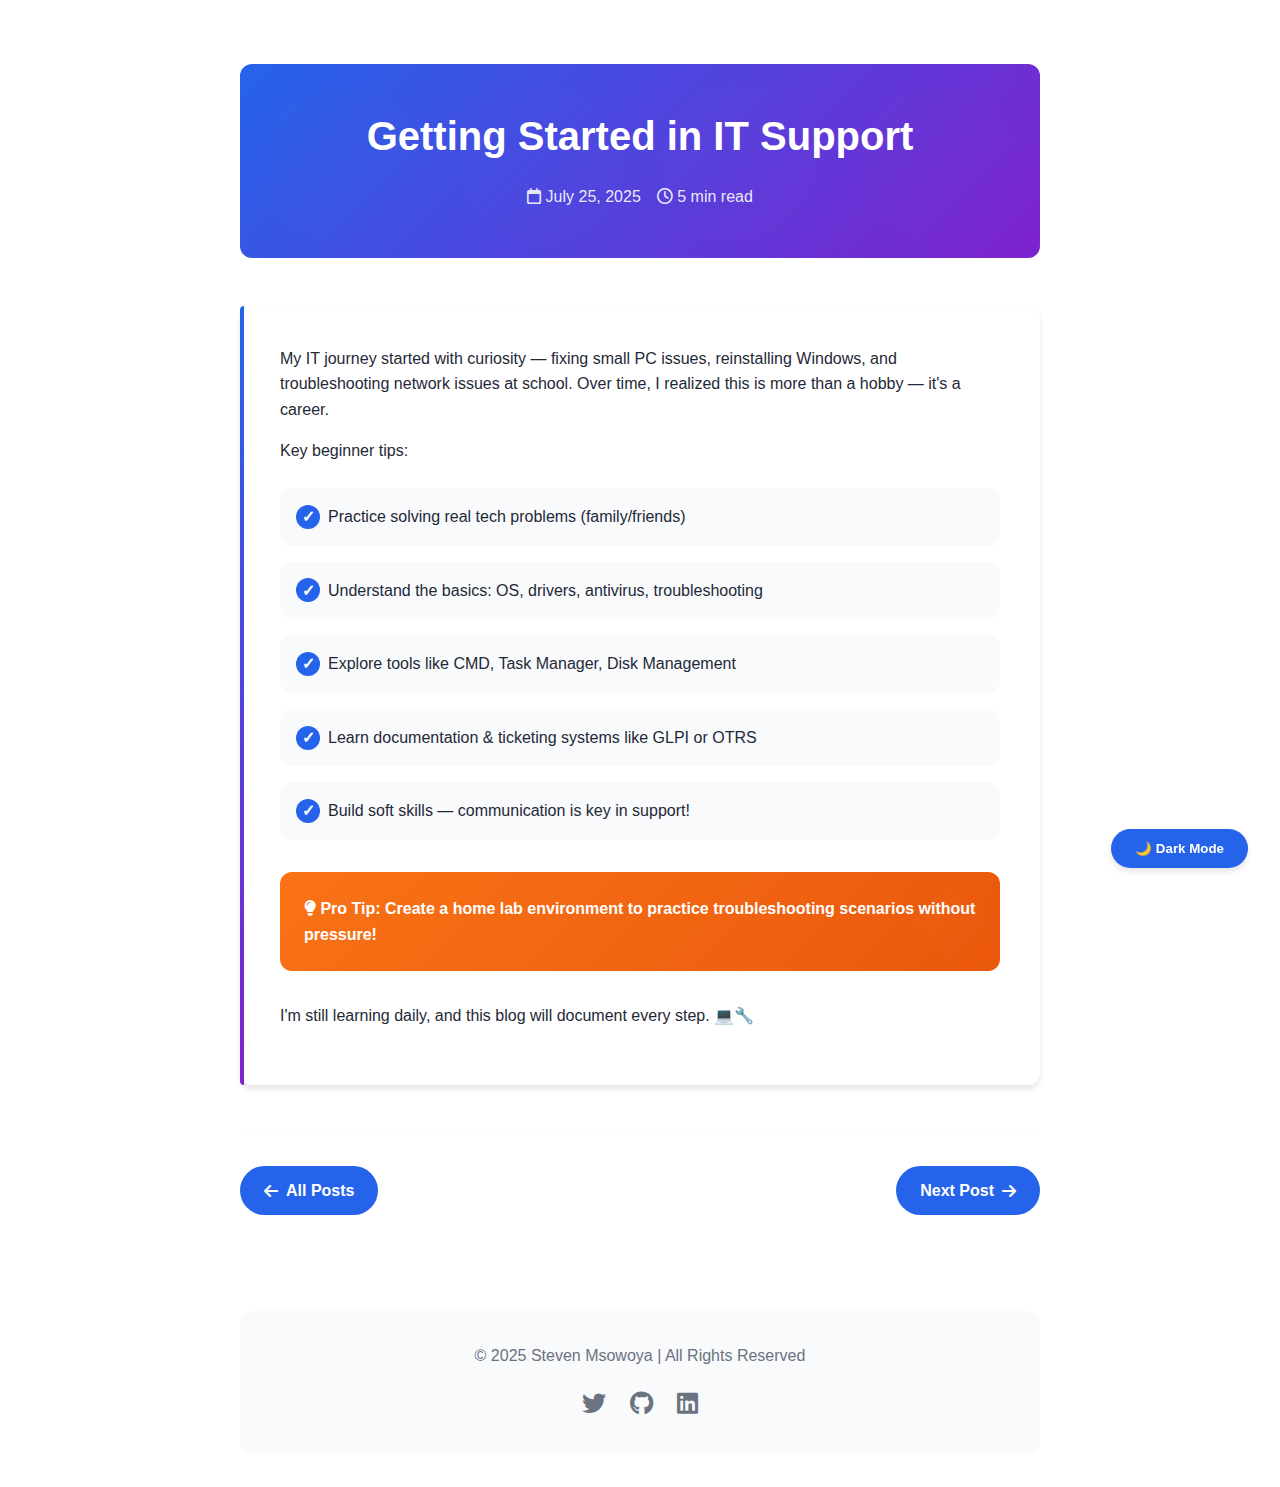
<file: post1.html>
<!DOCTYPE html>
<html lang="en">
<head>
  <meta charset="UTF-8" />
  <meta name="viewport" content="width=device-width, initial-scale=1.0"/>
  <title>Getting Started in IT Support</title>
  <link rel="stylesheet" href="https://cdnjs.cloudflare.com/ajax/libs/font-awesome/6.4.0/css/all.min.css">
  <style>
    /* CSS Variables for Theming */
    :root {
      --primary: #2563eb;
      --primary-dark: #1d4ed8;
      --secondary: #7e22ce;
      --accent: #f97316;
      --text: #1f2937;
      --text-light: #6b7280;
      --bg: #ffffff;
      --bg-secondary: #f8fafc;
      --card-bg: #ffffff;
      --shadow: rgba(0, 0, 0, 0.1);
      --shadow-hover: rgba(0, 0, 0, 0.15);
      --transition: all 0.3s ease;
      --radius: 12px;
      --max-width: 800px;
    }

    /* Dark Theme Variables */
    [data-theme="dark"] {
      --primary: #3b82f6;
      --primary-dark: #2563eb;
      --secondary: #a855f7;
      --accent: #fb923c;
      --text: #f3f4f6;
      --text-light: #d1d5db;
      --bg: #111827;
      --bg-secondary: #1f2937;
      --card-bg: #1a2434;
      --shadow: rgba(0, 0, 0, 0.25);
      --shadow-hover: rgba(0, 0, 0, 0.35);
    }

    /* Base Styles */
    * {
      margin: 0;
      padding: 0;
      box-sizing: border-box;
    }

    body {
      font-family: 'Inter', -apple-system, BlinkMacSystemFont, 'Segoe UI', Roboto, Oxygen, Ubuntu, Cantarell, sans-serif;
      line-height: 1.6;
      color: var(--text);
      background-color: var(--bg);
      transition: var(--transition);
      padding: 2rem 1rem;
    }

    /* Typography */
    h1, h2, h3, h4, h5, h6 {
      font-weight: 700;
      line-height: 1.2;
      margin-bottom: 1rem;
      color: var(--text);
    }

    h1 {
      font-size: 2.5rem;
      text-align: center;
      margin-bottom: 1rem;
    }

    h2 {
      font-size: 2rem;
      margin-bottom: 1.5rem;
      color: var(--primary);
    }

    h3 {
      font-size: 1.5rem;
      margin-bottom: 1.2rem;
      color: var(--primary);
    }

    p {
      margin-bottom: 1rem;
    }

    a {
      color: var(--primary);
      text-decoration: none;
      transition: var(--transition);
    }

    a:hover {
      color: var(--primary-dark);
    }

    /* Layout */
    .container {
      max-width: var(--max-width);
      margin: 0 auto;
    }

    main {
      padding: 2rem 0;
    }

    section {
      margin-bottom: 3rem;
    }

    /* Intro Section */
    .intro {
      text-align: center;
      padding: 3rem 2rem;
      background: linear-gradient(135deg, var(--primary) 0%, var(--secondary) 100%);
      color: white;
      border-radius: var(--radius);
      margin-bottom: 3rem;
      position: relative;
      overflow: hidden;
    }

    .intro::before {
      content: '';
      position: absolute;
      top: 0;
      left: 0;
      width: 100%;
      height: 100%;
      background: url('data:image/svg+xml;utf8,<svg xmlns="http://www.w3.org/2000/svg" viewBox="0 0 100 100" width="100" height="100" opacity="0.05"><circle cx="50" cy="50" r="40" fill="white"/></svg>');
      background-size: 200px;
      opacity: 0.1;
    }

    .intro h2 {
      color: white;
      font-size: 2.5rem;
    }

    .intro p {
      font-size: 1.2rem;
      max-width: 600px;
      margin: 0 auto;
    }

    .post-meta {
      display: flex;
      justify-content: center;
      align-items: center;
      gap: 1rem;
      margin-top: 1rem;
      color: rgba(255, 255, 255, 0.9);
    }

    /* Content Section */
    .content-section {
      background: var(--card-bg);
      border-radius: var(--radius);
      padding: 2.5rem;
      box-shadow: 0 4px 6px var(--shadow);
      margin-bottom: 2rem;
      position: relative;
    }

    .content-section::before {
      content: '';
      position: absolute;
      top: 0;
      left: 0;
      width: 4px;
      height: 100%;
      background: linear-gradient(to bottom, var(--primary), var(--secondary));
      border-radius: var(--radius) 0 0 var(--radius);
    }

    /* Tips List */
    .tips-list {
      list-style: none;
      margin: 1.5rem 0;
    }

    .tips-list li {
      padding: 1rem 1rem 1rem 3rem;
      margin-bottom: 1rem;
      background: var(--bg-secondary);
      border-radius: var(--radius);
      position: relative;
      transition: var(--transition);
    }

    .tips-list li:hover {
      transform: translateX(5px);
      box-shadow: 0 4px 8px var(--shadow);
    }

    .tips-list li::before {
      content: '✓';
      position: absolute;
      left: 1rem;
      top: 50%;
      transform: translateY(-50%);
      width: 24px;
      height: 24px;
      background: var(--primary);
      color: white;
      border-radius: 50%;
      display: flex;
      align-items: center;
      justify-content: center;
      font-weight: bold;
    }

    /* Callout Box */
    .callout {
      background: linear-gradient(135deg, var(--accent) 0%, #ea580c 100%);
      color: white;
      padding: 1.5rem;
      border-radius: var(--radius);
      margin: 2rem 0;
      position: relative;
      overflow: hidden;
    }

    .callout::before {
      content: '';
      position: absolute;
      top: 0;
      right: 0;
      width: 100px;
      height: 100px;
      background: url('data:image/svg+xml;utf8,<svg xmlns="http://www.w3.org/2000/svg" viewBox="0 0 100 100" width="100" height="100" opacity="0.1"><path d="M50 10 L90 50 L50 90 L10 50 Z" fill="white"/></svg>');
      background-size: cover;
      opacity: 0.1;
    }

    .callout p {
      margin: 0;
      font-weight: 600;
      position: relative;
      z-index: 1;
    }

    /* Buttons */
    .toggle-btn, .top-btn {
      position: fixed;
      padding: 0.75rem 1.5rem;
      background: var(--primary);
      color: white;
      border: none;
      border-radius: 50px;
      cursor: pointer;
      font-weight: 600;
      box-shadow: 0 4px 6px var(--shadow);
      transition: var(--transition);
      display: flex;
      align-items: center;
      gap: 0.5rem;
      z-index: 999;
    }

    .toggle-btn:hover, .top-btn:hover {
      background: var(--primary-dark);
      transform: translateY(-2px);
      box-shadow: 0 6px 12px var(--shadow-hover);
    }

    .toggle-btn {
      bottom: 2rem;
      right: 2rem;
    }

    .top-btn {
      bottom: 2rem;
      left: 2rem;
      opacity: 0;
      visibility: hidden;
    }

    .top-btn.visible {
      opacity: 1;
      visibility: visible;
    }

    /* Footer */
    footer {
      text-align: center;
      padding: 2rem;
      margin-top: 4rem;
      color: var(--text-light);
      background: var(--bg-secondary);
      border-radius: var(--radius);
    }

    .social-links {
      display: flex;
      justify-content: center;
      gap: 1.5rem;
      margin-top: 1rem;
    }

    .social-links a {
      color: var(--text-light);
      font-size: 1.5rem;
      transition: var(--transition);
    }

    .social-links a:hover {
      color: var(--primary);
    }

    /* Navigation */
    .post-nav {
      display: flex;
      justify-content: space-between;
      margin-top: 3rem;
      padding-top: 2rem;
      border-top: 1px solid var(--bg-secondary);
    }

    .nav-btn {
      display: inline-flex;
      align-items: center;
      gap: 0.5rem;
      padding: 0.75rem 1.5rem;
      background: var(--primary);
      color: white;
      border-radius: 50px;
      font-weight: 600;
      transition: var(--transition);
    }

    .nav-btn:hover {
      background: var(--primary-dark);
      gap: 0.7rem;
    }

    /* Animations */
    @keyframes fadeIn {
      from { opacity: 0; transform: translateY(20px); }
      to { opacity: 1; transform: translateY(0); }
    }

    .scroll-fade {
      opacity: 0;
      transform: translateY(20px);
      transition: opacity 0.6s ease, transform 0.6s ease;
    }

    .scroll-fade.visible {
      opacity: 1;
      transform: translateY(0);
    }

    /* Responsive Design */
    @media (max-width: 768px) {
      h1 {
        font-size: 2rem;
      }
      
      h2 {
        font-size: 1.75rem;
      }
      
      .intro {
        padding: 2rem 1rem;
      }
      
      .intro h2 {
        font-size: 2rem;
      }
      
      .toggle-btn, .top-btn {
        padding: 0.6rem 1.2rem;
        font-size: 0.9rem;
      }
      
      .content-section {
        padding: 1.5rem;
      }
      
      .tips-list li {
        padding: 1rem 1rem 1rem 2.5rem;
      }
      
      .post-nav {
        flex-direction: column;
        gap: 1rem;
      }
      
      .nav-btn {
        width: 100%;
        justify-content: center;
      }
    }
  </style>
</head>
<body>
  <div class="container">
    <!-- MAIN CONTENT -->
    <main>
      <section class="intro scroll-fade">
        <h2>Getting Started in IT Support</h2>
        <div class="post-meta">
          <span><i class="far fa-calendar"></i> July 25, 2025</span>
          <span><i class="far fa-clock"></i> 5 min read</span>
        </div>
      </section>

      <section class="content-section scroll-fade">
        <p>My IT journey started with curiosity — fixing small PC issues, reinstalling Windows, and troubleshooting network issues at school. Over time, I realized this is more than a hobby — it's a career.</p>

        <p>Key beginner tips:</p>
        <ul class="tips-list">
          <li>Practice solving real tech problems (family/friends)</li>
          <li>Understand the basics: OS, drivers, antivirus, troubleshooting</li>
          <li>Explore tools like CMD, Task Manager, Disk Management</li>
          <li>Learn documentation & ticketing systems like GLPI or OTRS</li>
          <li>Build soft skills — communication is key in support!</li>
        </ul>

        <div class="callout">
          <p><i class="fas fa-lightbulb"></i> Pro Tip: Create a home lab environment to practice troubleshooting scenarios without pressure!</p>
        </div>

        <p>I'm still learning daily, and this blog will document every step. 💻🔧</p>
      </section>

      <!-- Post Navigation -->
      <div class="post-nav">
        <a href="posts.html" class="nav-btn"><i class="fas fa-arrow-left"></i> All Posts</a>
        <a href="post2.html" class="nav-btn">Next Post <i class="fas fa-arrow-right"></i></a>
      </div>
    </main>

    <!-- DARK MODE TOGGLE -->
    <button id="darkToggle" class="toggle-btn">🌙 Dark Mode</button>

    <!-- BACK TO TOP BUTTON -->
    <button id="backToTop" class="top-btn">⬆ Back to Top</button>

    <!-- FOOTER -->
    <footer>
      <p>© 2025 Steven Msowoya | All Rights Reserved</p>
      <div class="social-links">
        <a href="#"><i class="fab fa-twitter"></i></a>
        <a href="#"><i class="fab fa-github"></i></a>
        <a href="#"><i class="fab fa-linkedin"></i></a>
      </div>
    </footer>
  </div>

  <!-- SCRIPT -->
  <script>
    // DOM Elements
    const darkToggle = document.getElementById('darkToggle');
    const backToTop = document.getElementById('backToTop');
    const scrollElements = document.querySelectorAll('.scroll-fade');
    
    // Check for saved theme preference or respect OS preference
    if (localStorage.getItem('theme') === 'dark' || 
        (window.matchMedia('(prefers-color-scheme: dark)').matches && !localStorage.getItem('theme'))) {
      document.documentElement.setAttribute('data-theme', 'dark');
      darkToggle.textContent = '☀️ Light Mode';
    } else {
      document.documentElement.setAttribute('data-theme', 'light');
      darkToggle.textContent = '🌙 Dark Mode';
    }
    
    // Toggle Dark/Light Mode
    darkToggle.addEventListener('click', () => {
      const currentTheme = document.documentElement.getAttribute('data-theme');
      const newTheme = currentTheme === 'light' ? 'dark' : 'light';
      
      document.documentElement.setAttribute('data-theme', newTheme);
      localStorage.setItem('theme', newTheme);
      
      darkToggle.textContent = newTheme === 'dark' ? '☀️ Light Mode' : '🌙 Dark Mode';
    });
    
    // Back to Top Button
    window.addEventListener('scroll', () => {
      if (window.pageYOffset > 300) {
        backToTop.classList.add('visible');
      } else {
        backToTop.classList.remove('visible');
      }
    });
    
    backToTop.addEventListener('click', () => {
      window.scrollTo({
        top: 0,
        behavior: 'smooth'
      });
    });
    
    // Scroll Animations
    const elementInView = (el, scrollOffset = 0) => {
      const elementTop = el.getBoundingClientRect().top;
      return (
        elementTop <= 
        ((window.innerHeight || document.documentElement.clientHeight) * (scrollOffset / 100))
      );
    };
    
    const displayScrollElement = (element) => {
      element.classList.add('visible');
    };
    
    const hideScrollElement = (element) => {
      element.classList.remove('visible');
    };
    
    const handleScrollAnimation = () => {
      scrollElements.forEach((el) => {
        if (elementInView(el, 85)) {
          displayScrollElement(el);
        } else {
          hideScrollElement(el);
        }
      });
    };
    
    window.addEventListener('scroll', () => {
      handleScrollAnimation();
    });
    
    // Initialize scroll animations on page load
    document.addEventListener('DOMContentLoaded', () => {
      handleScrollAnimation();
    });
  </script>
</body>
</html>
</file>
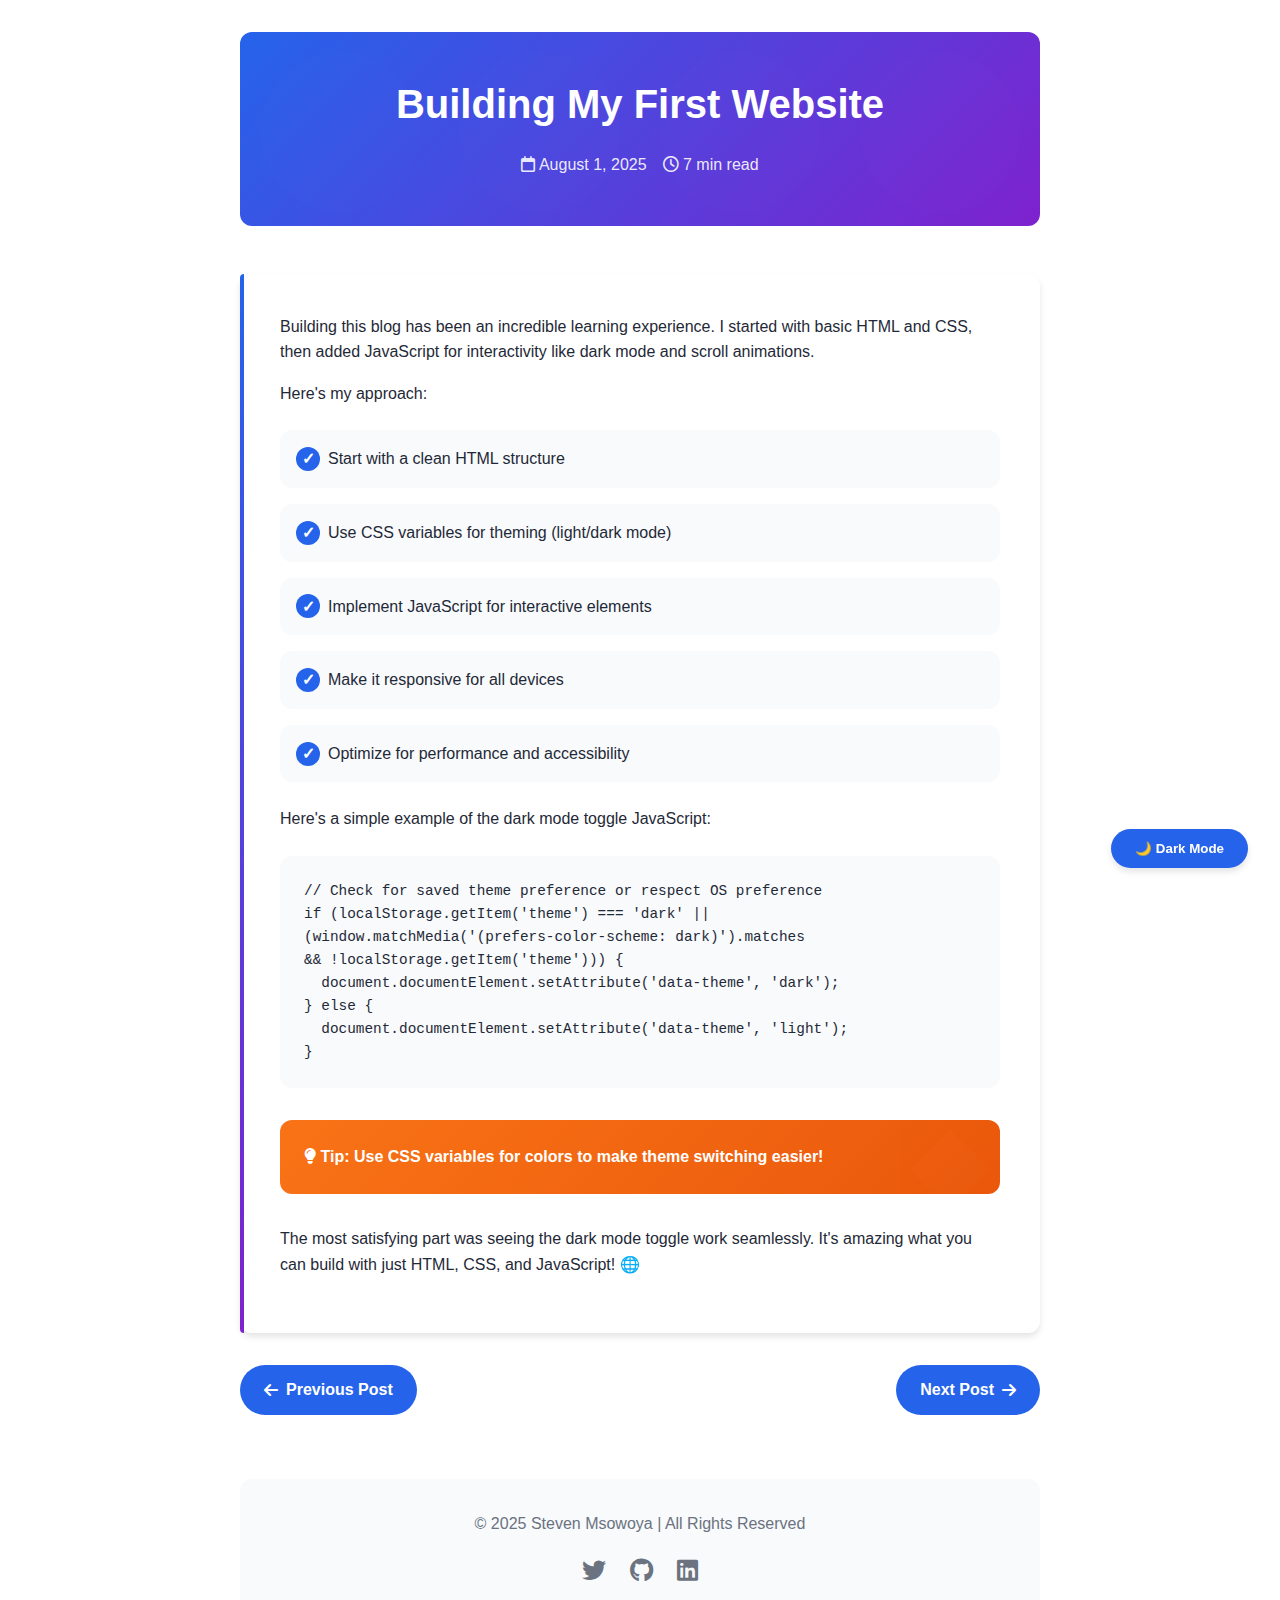
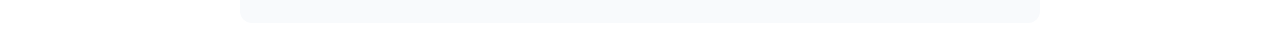
<file: post2.html>
<!DOCTYPE html>
<html lang="en">
<head>
  <meta charset="UTF-8" />
  <meta name="viewport" content="width=device-width, initial-scale=1.0"/>
  <title>Building My First Website - Steven's Blog</title>
  <link rel="stylesheet" href="https://cdnjs.cloudflare.com/ajax/libs/font-awesome/6.4.0/css/all.min.css">
  <style>
    /* CSS Variables for Theming */
    :root {
      --primary: #2563eb;
      --primary-dark: #1d4ed8;
      --secondary: #7e22ce;
      --accent: #f97316;
      --text: #1f2937;
      --text-light: #6b7280;
      --bg: #ffffff;
      --bg-secondary: #f8fafc;
      --card-bg: #ffffff;
      --shadow: rgba(0, 0, 0, 0.1);
      --shadow-hover: rgba(0, 0, 0, 0.15);
      --transition: all 0.3s ease;
      --radius: 12px;
      --max-width: 800px;
    }

    /* Dark Theme Variables */
    [data-theme="dark"] {
      --primary: #3b82f6;
      --primary-dark: #2563eb;
      --secondary: #a855f7;
      --accent: #fb923c;
      --text: #f3f4f6;
      --text-light: #d1d5db;
      --bg: #111827;
      --bg-secondary: #1f2937;
      --card-bg: #1a2434;
      --shadow: rgba(0, 0, 0, 0.25);
      --shadow-hover: rgba(0, 0, 0, 0.35);
    }

    /* Base Styles */
    * {
      margin: 0;
      padding: 0;
      box-sizing: border-box;
    }

    body {
      font-family: 'Inter', -apple-system, BlinkMacSystemFont, 'Segoe UI', Roboto, Oxygen, Ubuntu, Cantarell, sans-serif;
      line-height: 1.6;
      color: var(--text);
      background-color: var(--bg);
      transition: var(--transition);
      padding: 2rem 1rem;
    }

    /* Typography */
    h1, h2, h3, h4, h5, h6 {
      font-weight: 700;
      line-height: 1.2;
      margin-bottom: 1rem;
      color: var(--text);
    }

    h1 {
      font-size: 2.5rem;
      text-align: center;
      margin-bottom: 1rem;
    }

    h2 {
      font-size: 2rem;
      margin-bottom: 1.5rem;
      color: var(--primary);
    }

    h3 {
      font-size: 1.5rem;
      margin-bottom: 1.2rem;
      color: var(--primary);
    }

    p {
      margin-bottom: 1rem;
    }

    a {
      color: var(--primary);
      text-decoration: none;
      transition: var(--transition);
    }

    a:hover {
      color: var(--primary-dark);
    }

    /* Layout */
    .container {
      max-width: var(--max-width);
      margin: 0 auto;
    }

    main {
      padding: 2rem 0;
    }

    section {
      margin-bottom: 3rem;
    }

    /* Post Navigation */
    .post-nav {
      display: flex;
      justify-content: space-between;
      margin: 2rem 0;
    }

    .nav-btn {
      display: inline-flex;
      align-items: center;
      gap: 0.5rem;
      padding: 0.75rem 1.5rem;
      background: var(--primary);
      color: white;
      border-radius: 50px;
      font-weight: 600;
      transition: var(--transition);
    }

    .nav-btn:hover {
      background: var(--primary-dark);
      gap: 0.7rem;
    }

    /* Post Container */
    .post-container {
      background: var(--card-bg);
      border-radius: var(--radius);
      padding: 2.5rem;
      box-shadow: 0 4px 6px var(--shadow);
      margin-bottom: 2rem;
      position: relative;
    }

    .post-container::before {
      content: '';
      position: absolute;
      top: 0;
      left: 0;
      width: 4px;
      height: 100%;
      background: linear-gradient(to bottom, var(--primary), var(--secondary));
      border-radius: var(--radius) 0 0 var(--radius);
    }

    .post-header {
      text-align: center;
      padding: 3rem 2rem;
      background: linear-gradient(135deg, var(--primary) 0%, var(--secondary) 100%);
      color: white;
      border-radius: var(--radius);
      margin-bottom: 3rem;
      position: relative;
      overflow: hidden;
    }

    .post-header::before {
      content: '';
      position: absolute;
      top: 0;
      left: 0;
      width: 100%;
      height: 100%;
      background: url('data:image/svg+xml;utf8,<svg xmlns="http://www.w3.org/2000/svg" viewBox="0 0 100 100" width="100" height="100" opacity="0.05"><circle cx="50" cy="50" r="40" fill="white"/></svg>');
      background-size: 200px;
      opacity: 0.1;
    }

    .post-header h2 {
      color: white;
      font-size: 2.5rem;
    }

    .post-meta {
      display: flex;
      justify-content: center;
      align-items: center;
      gap: 1rem;
      margin-top: 1rem;
      color: rgba(255, 255, 255, 0.9);
    }

    /* Tips List */
    .tips-list {
      list-style: none;
      margin: 1.5rem 0;
    }

    .tips-list li {
      padding: 1rem 1rem 1rem 3rem;
      margin-bottom: 1rem;
      background: var(--bg-secondary);
      border-radius: var(--radius);
      position: relative;
      transition: var(--transition);
    }

    .tips-list li:hover {
      transform: translateX(5px);
      box-shadow: 0 4px 8px var(--shadow);
    }

    .tips-list li::before {
      content: '✓';
      position: absolute;
      left: 1rem;
      top: 50%;
      transform: translateY(-50%);
      width: 24px;
      height: 24px;
      background: var(--primary);
      color: white;
      border-radius: 50%;
      display: flex;
      align-items: center;
      justify-content: center;
      font-weight: bold;
    }

    /* Code Snippets */
    .code-snippet {
      background: var(--bg-secondary);
      border-radius: var(--radius);
      padding: 1.5rem;
      margin: 1.5rem 0;
      overflow-x: auto;
      font-family: 'Fira Code', monospace;
      font-size: 0.9rem;
    }

    /* Callout Box */
    .callout {
      background: linear-gradient(135deg, var(--accent) 0%, #ea580c 100%);
      color: white;
      padding: 1.5rem;
      border-radius: var(--radius);
      margin: 2rem 0;
      position: relative;
      overflow: hidden;
    }

    .callout::before {
      content: '';
      position: absolute;
      top: 0;
      right: 0;
      width: 100px;
      height: 100px;
      background: url('data:image/svg+xml;utf8,<svg xmlns="http://www.w3.org/2000/svg" viewBox="0 0 100 100" width="100" height="100" opacity="0.1"><path d="M50 10 L90 50 L50 90 L10 50 Z" fill="white"/></svg>');
      background-size: cover;
      opacity: 0.1;
    }

    .callout p {
      margin: 0;
      font-weight: 600;
      position: relative;
      z-index: 1;
    }

    /* Buttons */
    .toggle-btn, .top-btn {
      position: fixed;
      padding: 0.75rem 1.5rem;
      background: var(--primary);
      color: white;
      border: none;
      border-radius: 50px;
      cursor: pointer;
      font-weight: 600;
      box-shadow: 0 4px 6px var(--shadow);
      transition: var(--transition);
      display: flex;
      align-items: center;
      gap: 0.5rem;
      z-index: 999;
    }

    .toggle-btn:hover, .top-btn:hover {
      background: var(--primary-dark);
      transform: translateY(-2px);
      box-shadow: 0 6px 12px var(--shadow-hover);
    }

    .toggle-btn {
      bottom: 2rem;
      right: 2rem;
    }

    .top-btn {
      bottom: 2rem;
      left: 2rem;
      opacity: 0;
      visibility: hidden;
    }

    .top-btn.visible {
      opacity: 1;
      visibility: visible;
    }

    /* Footer */
    footer {
      text-align: center;
      padding: 2rem;
      margin-top: 4rem;
      color: var(--text-light);
      background: var(--bg-secondary);
      border-radius: var(--radius);
    }

    .social-links {
      display: flex;
      justify-content: center;
      gap: 1.5rem;
      margin-top: 1rem;
    }

    .social-links a {
      color: var(--text-light);
      font-size: 1.5rem;
      transition: var(--transition);
    }

    .social-links a:hover {
      color: var(--primary);
    }

    /* Animations */
    @keyframes fadeIn {
      from { opacity: 0; transform: translateY(20px); }
      to { opacity: 1; transform: translateY(0); }
    }

    .scroll-fade {
      opacity: 0;
      transform: translateY(20px);
      transition: opacity 0.6s ease, transform 0.6s ease;
    }

    .scroll-fade.visible {
      opacity: 1;
      transform: translateY(0);
    }

    /* Responsive Design */
    @media (max-width: 768px) {
      h1 {
        font-size: 2rem;
      }
      
      h2 {
        font-size: 1.75rem;
      }
      
      .post-header {
        padding: 2rem 1rem;
      }
      
      .post-header h2 {
        font-size: 2rem;
      }
      
      .toggle-btn, .top-btn {
        padding: 0.6rem 1.2rem;
        font-size: 0.9rem;
      }
      
      .post-container {
        padding: 1.5rem;
      }
      
      .tips-list li {
        padding: 1rem 1rem 1rem 2.5rem;
      }
      
      .post-nav {
        flex-direction: column;
        gap: 1rem;
      }
      
      .nav-btn {
        width: 100%;
        justify-content: center;
      }
    }
  </style>
</head>
<body>
  <div class="container">
    <!-- POST 2: Web Development -->
    <div class="post-header">
      <h2>Building My First Website</h2>
      <div class="post-meta">
        <span><i class="far fa-calendar"></i> August 1, 2025</span>
        <span><i class="far fa-clock"></i> 7 min read</span>
      </div>
    </div>

    <div class="post-container scroll-fade">
      <p>Building this blog has been an incredible learning experience. I started with basic HTML and CSS, then added JavaScript for interactivity like dark mode and scroll animations.</p>

      <p>Here's my approach:</p>
      <ul class="tips-list">
        <li>Start with a clean HTML structure</li>
        <li>Use CSS variables for theming (light/dark mode)</li>
        <li>Implement JavaScript for interactive elements</li>
        <li>Make it responsive for all devices</li>
        <li>Optimize for performance and accessibility</li>
      </ul>

      <p>Here's a simple example of the dark mode toggle JavaScript:</p>
      <div class="code-snippet">
        // Check for saved theme preference or respect OS preference<br>
        if (localStorage.getItem('theme') === 'dark' || <br>
        (window.matchMedia('(prefers-color-scheme: dark)').matches <br>
        && !localStorage.getItem('theme'))) {<br>
        &nbsp;&nbsp;document.documentElement.setAttribute('data-theme', 'dark');<br>
        } else {<br>
        &nbsp;&nbsp;document.documentElement.setAttribute('data-theme', 'light');<br>
        }
      </div>

      <div class="callout">
        <p><i class="fas fa-lightbulb"></i> Tip: Use CSS variables for colors to make theme switching easier!</p>
      </div>

      <p>The most satisfying part was seeing the dark mode toggle work seamlessly. It's amazing what you can build with just HTML, CSS, and JavaScript! 🌐</p>
    </div>

    <!-- Navigation -->
    <div class="post-nav">
      <a href="post1.html" class="nav-btn"><i class="fas fa-arrow-left"></i> Previous Post</a>
      <a href="post3.html" class="nav-btn">Next Post <i class="fas fa-arrow-right"></i></a>
    </div>

    <!-- DARK MODE TOGGLE -->
    <button id="darkToggle" class="toggle-btn">🌙 Dark Mode</button>

    <!-- BACK TO TOP BUTTON -->
    <button id="backToTop" class="top-btn">⬆ Back to Top</button>

    <!-- FOOTER -->
    <footer>
      <p>© 2025 Steven Msowoya | All Rights Reserved</p>
      <div class="social-links">
        <a href="#"><i class="fab fa-twitter"></i></a>
        <a href="#"><i class="fab fa-github"></i></a>
        <a href="#"><i class="fab fa-linkedin"></i></a>
      </div>
    </footer>
  </div>

  <!-- SCRIPT -->
  <script>
    // DOM Elements
    const darkToggle = document.getElementById('darkToggle');
    const backToTop = document.getElementById('backToTop');
    const scrollElements = document.querySelectorAll('.scroll-fade');
    
    // Check for saved theme preference or respect OS preference
    if (localStorage.getItem('theme') === 'dark' || 
        (window.matchMedia('(prefers-color-scheme: dark)').matches && !localStorage.getItem('theme'))) {
      document.documentElement.setAttribute('data-theme', 'dark');
      darkToggle.textContent = '☀️ Light Mode';
    } else {
      document.documentElement.setAttribute('data-theme', 'light');
      darkToggle.textContent = '🌙 Dark Mode';
    }
    
    // Toggle Dark/Light Mode
    darkToggle.addEventListener('click', () => {
      const currentTheme = document.documentElement.setAttribute('data-theme');
      const newTheme = currentTheme === 'light' ? 'dark' : 'light';
      
      document.documentElement.setAttribute('data-theme', newTheme);
      localStorage.setItem('theme', newTheme);
      
      darkToggle.textContent = newTheme === 'dark' ? '☀️ Light Mode' : '🌙 Dark Mode';
    });
    
    // Back to Top Button
    window.addEventListener('scroll', () => {
      if (window.pageYOffset > 300) {
        backToTop.classList.add('visible');
      } else {
        backToTop.classList.remove('visible');
      }
    });
    
    backToTop.addEventListener('click', () => {
      window.scrollTo({
        top: 0,
        behavior: 'smooth'
      });
    });
    
    // Scroll Animations
    const elementInView = (el, scrollOffset = 0) => {
      const elementTop = el.getBoundingClientRect().top;
      return (
        elementTop <= 
        ((window.innerHeight || document.documentElement.clientHeight) * (scrollOffset / 100))
      );
    };
    
    const displayScrollElement = (element) => {
      element.classList.add('visible');
    };
    
    const hideScrollElement = (element) => {
      element.classList.remove('visible');
    };
    
    const handleScrollAnimation = () => {
      scrollElements.forEach((el) => {
        if (elementInView(el, 85)) {
          displayScrollElement(el);
        } else {
          hideScrollElement(el);
        }
      });
    };
    
    window.addEventListener('scroll', () => {
      handleScrollAnimation();
    });
    
    // Initialize scroll animations on page load
    document.addEventListener('DOMContentLoaded', () => {
      handleScrollAnimation();
    });
  </script>
</body>
</html>
</file>
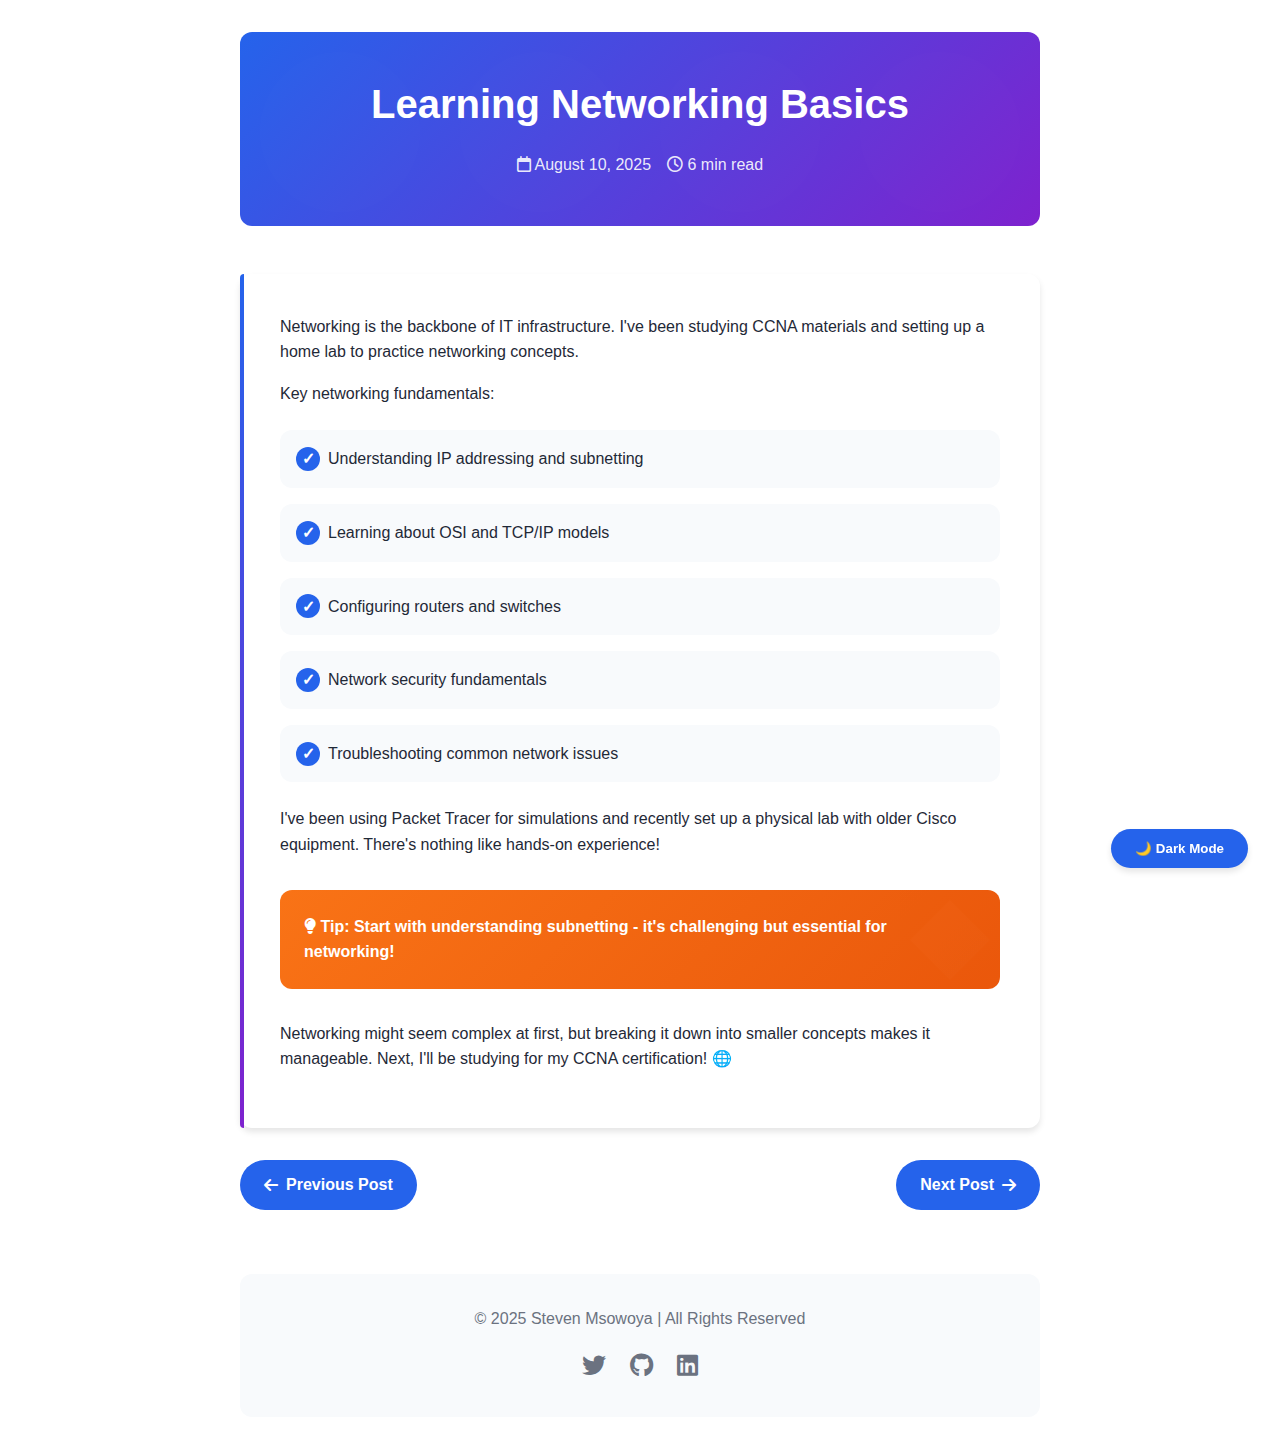
<file: post3.html>
<!DOCTYPE html>
<html lang="en">
<head>
  <meta charset="UTF-8" />
  <meta name="viewport" content="width=device-width, initial-scale=1.0"/>
  <title>Learning Networking Basics - Steven's Blog</title>
  <link rel="stylesheet" href="https://cdnjs.cloudflare.com/ajax/libs/font-awesome/6.4.0/css/all.min.css">
  <style>
    /* CSS Variables for Theming */
    :root {
      --primary: #2563eb;
      --primary-dark: #1d4ed8;
      --secondary: #7e22ce;
      --accent: #f97316;
      --text: #1f2937;
      --text-light: #6b7280;
      --bg: #ffffff;
      --bg-secondary: #f8fafc;
      --card-bg: #ffffff;
      --shadow: rgba(0, 0, 0, 0.1);
      --shadow-hover: rgba(0, 0, 0, 0.15);
      --transition: all 0.3s ease;
      --radius: 12px;
      --max-width: 800px;
    }

    /* Dark Theme Variables */
    [data-theme="dark"] {
      --primary: #3b82f6;
      --primary-dark: #2563eb;
      --secondary: #a855f7;
      --accent: #fb923c;
      --text: #f3f4f6;
      --text-light: #d1d5db;
      --bg: #111827;
      --bg-secondary: #1f2937;
      --card-bg: #1a2434;
      --shadow: rgba(0, 0, 0, 0.25);
      --shadow-hover: rgba(0, 0, 0, 0.35);
    }

    /* Base Styles */
    * {
      margin: 0;
      padding: 0;
      box-sizing: border-box;
    }

    body {
      font-family: 'Inter', -apple-system, BlinkMacSystemFont, 'Segoe UI', Roboto, Oxygen, Ubuntu, Cantarell, sans-serif;
      line-height: 1.6;
      color: var(--text);
      background-color: var(--bg);
      transition: var(--transition);
      padding: 2rem 1rem;
    }

    /* Typography */
    h1, h2, h3, h4, h5, h6 {
      font-weight: 700;
      line-height: 1.2;
      margin-bottom: 1rem;
      color: var(--text);
    }

    h1 {
      font-size: 2.5rem;
      text-align: center;
      margin-bottom: 1rem;
    }

    h2 {
      font-size: 2rem;
      margin-bottom: 1.5rem;
      color: var(--primary);
    }

    h3 {
      font-size: 1.5rem;
      margin-bottom: 1.2rem;
      color: var(--primary);
    }

    p {
      margin-bottom: 1rem;
    }

    a {
      color: var(--primary);
      text-decoration: none;
      transition: var(--transition);
    }

    a:hover {
      color: var(--primary-dark);
    }

    /* Layout */
    .container {
      max-width: var(--max-width);
      margin: 0 auto;
    }

    main {
      padding: 2rem 0;
    }

    section {
      margin-bottom: 3rem;
    }

    /* Post Navigation */
    .post-nav {
      display: flex;
      justify-content: space-between;
      margin: 2rem 0;
    }

    .nav-btn {
      display: inline-flex;
      align-items: center;
      gap: 0.5rem;
      padding: 0.75rem 1.5rem;
      background: var(--primary);
      color: white;
      border-radius: 50px;
      font-weight: 600;
      transition: var(--transition);
    }

    .nav-btn:hover {
      background: var(--primary-dark);
      gap: 0.7rem;
    }

    /* Post Container */
    .post-container {
      background: var(--card-bg);
      border-radius: var(--radius);
      padding: 2.5rem;
      box-shadow: 0 4px 6px var(--shadow);
      margin-bottom: 2rem;
      position: relative;
    }

    .post-container::before {
      content: '';
      position: absolute;
      top: 0;
      left: 0;
      width: 4px;
      height: 100%;
      background: linear-gradient(to bottom, var(--primary), var(--secondary));
      border-radius: var(--radius) 0 0 var(--radius);
    }

    .post-header {
      text-align: center;
      padding: 3rem 2rem;
      background: linear-gradient(135deg, var(--primary) 0%, var(--secondary) 100%);
      color: white;
      border-radius: var(--radius);
      margin-bottom: 3rem;
      position: relative;
      overflow: hidden;
    }

    .post-header::before {
      content: '';
      position: absolute;
      top: 0;
      left: 0;
      width: 100%;
      height: 100%;
      background: url('data:image/svg+xml;utf8,<svg xmlns="http://www.w3.org/2000/svg" viewBox="0 0 100 100" width="100" height="100" opacity="0.05"><circle cx="50" cy="50" r="40" fill="white"/></svg>');
      background-size: 200px;
      opacity: 0.1;
    }

    .post-header h2 {
      color: white;
      font-size: 2.5rem;
    }

    .post-meta {
      display: flex;
      justify-content: center;
      align-items: center;
      gap: 1rem;
      margin-top: 1rem;
      color: rgba(255, 255, 255, 0.9);
    }

    /* Tips List */
    .tips-list {
      list-style: none;
      margin: 1.5rem 0;
    }

    .tips-list li {
      padding: 1rem 1rem 1rem 3rem;
      margin-bottom: 1rem;
      background: var(--bg-secondary);
      border-radius: var(--radius);
      position: relative;
      transition: var(--transition);
    }

    .tips-list li:hover {
      transform: translateX(5px);
      box-shadow: 0 4px 8px var(--shadow);
    }

    .tips-list li::before {
      content: '✓';
      position: absolute;
      left: 1rem;
      top: 50%;
      transform: translateY(-50%);
      width: 24px;
      height: 24px;
      background: var(--primary);
      color: white;
      border-radius: 50%;
      display: flex;
      align-items: center;
      justify-content: center;
      font-weight: bold;
    }

    /* Callout Box */
    .callout {
      background: linear-gradient(135deg, var(--accent) 0%, #ea580c 100%);
      color: white;
      padding: 1.5rem;
      border-radius: var(--radius);
      margin: 2rem 0;
      position: relative;
      overflow: hidden;
    }

    .callout::before {
      content: '';
      position: absolute;
      top: 0;
      right: 0;
      width: 100px;
      height: 100px;
      background: url('data:image/svg+xml;utf8,<svg xmlns="http://www.w3.org/2000/svg" viewBox="0 0 100 100" width="100" height="100" opacity="0.1"><path d="M50 10 L90 50 L50 90 L10 50 Z" fill="white"/></svg>');
      background-size: cover;
      opacity: 0.1;
    }

    .callout p {
      margin: 0;
      font-weight: 600;
      position: relative;
      z-index: 1;
    }

    /* Buttons */
    .toggle-btn, .top-btn {
      position: fixed;
      padding: 0.75rem 1.5rem;
      background: var(--primary);
      color: white;
      border: none;
      border-radius: 50px;
      cursor: pointer;
      font-weight: 600;
      box-shadow: 0 4px 6px var(--shadow);
      transition: var(--transition);
      display: flex;
      align-items: center;
      gap: 0.5rem;
      z-index: 999;
    }

    .toggle-btn:hover, .top-btn:hover {
      background: var(--primary-dark);
      transform: translateY(-2px);
      box-shadow: 0 6px 12px var(--shadow-hover);
    }

    .toggle-btn {
      bottom: 2rem;
      right: 2rem;
    }

    .top-btn {
      bottom: 2rem;
      left: 2rem;
      opacity: 0;
      visibility: hidden;
    }

    .top-btn.visible {
      opacity: 1;
      visibility: visible;
    }

    /* Footer */
    footer {
      text-align: center;
      padding: 2rem;
      margin-top: 4rem;
      color: var(--text-light);
      background: var(--bg-secondary);
      border-radius: var(--radius);
    }

    .social-links {
      display: flex;
      justify-content: center;
      gap: 1.5rem;
      margin-top: 1rem;
    }

    .social-links a {
      color: var(--text-light);
      font-size: 1.5rem;
      transition: var(--transition);
    }

    .social-links a:hover {
      color: var(--primary);
    }

    /* Animations */
    @keyframes fadeIn {
      from { opacity: 0; transform: translateY(20px); }
      to { opacity: 1; transform: translateY(0); }
    }

    .scroll-fade {
      opacity: 0;
      transform: translateY(20px);
      transition: opacity 0.6s ease, transform 0.6s ease;
    }

    .scroll-fade.visible {
      opacity: 1;
      transform: translateY(0);
    }

    /* Responsive Design */
    @media (max-width: 768px) {
      h1 {
        font-size: 2rem;
      }
      
      h2 {
        font-size: 1.75rem;
      }
      
      .post-header {
        padding: 2rem 1rem;
      }
      
      .post-header h2 {
        font-size: 2rem;
      }
      
      .toggle-btn, .top-btn {
        padding: 0.6rem 1.2rem;
        font-size: 0.9rem;
      }
      
      .post-container {
        padding: 1.5rem;
      }
      
      .tips-list li {
        padding: 1rem 1rem 1rem 2.5rem;
      }
      
      .post-nav {
        flex-direction: column;
        gap: 1rem;
      }
      
      .nav-btn {
        width: 100%;
        justify-content: center;
      }
    }
  </style>
</head>
<body>
  <div class="container">
    <!-- POST 3: Networking -->
    <div class="post-header">
      <h2>Learning Networking Basics</h2>
      <div class="post-meta">
        <span><i class="far fa-calendar"></i> August 10, 2025</span>
        <span><i class="far fa-clock"></i> 6 min read</span>
      </div>
    </div>

    <div class="post-container scroll-fade">
      <p>Networking is the backbone of IT infrastructure. I've been studying CCNA materials and setting up a home lab to practice networking concepts.</p>

      <p>Key networking fundamentals:</p>
      <ul class="tips-list">
        <li>Understanding IP addressing and subnetting</li>
        <li>Learning about OSI and TCP/IP models</li>
        <li>Configuring routers and switches</li>
        <li>Network security fundamentals</li>
        <li>Troubleshooting common network issues</li>
      </ul>

      <p>I've been using Packet Tracer for simulations and recently set up a physical lab with older Cisco equipment. There's nothing like hands-on experience!</p>

      <div class="callout">
        <p><i class="fas fa-lightbulb"></i> Tip: Start with understanding subnetting - it's challenging but essential for networking!</p>
      </div>

      <p>Networking might seem complex at first, but breaking it down into smaller concepts makes it manageable. Next, I'll be studying for my CCNA certification! 🌐</p>
    </div>

    <!-- Navigation -->
    <div class="post-nav">
      <a href="post2.html" class="nav-btn"><i class="fas fa-arrow-left"></i> Previous Post</a>
      <a href="post4.html" class="nav-btn">Next Post <i class="fas fa-arrow-right"></i></a>
    </div>

    <!-- DARK MODE TOGGLE -->
    <button id="darkToggle" class="toggle-btn">🌙 Dark Mode</button>

    <!-- BACK TO TOP BUTTON -->
    <button id="backToTop" class="top-btn">⬆ Back to Top</button>

    <!-- FOOTER -->
    <footer>
      <p>© 2025 Steven Msowoya | All Rights Reserved</p>
      <div class="social-links">
        <a href="#"><i class="fab fa-twitter"></i></a>
        <a href="#"><i class="fab fa-github"></i></a>
        <a href="#"><i class="fab fa-linkedin"></i></a>
      </div>
    </footer>
  </div>

  <!-- SCRIPT -->
  <script>
    // DOM Elements
    const darkToggle = document.getElementById('darkToggle');
    const backToTop = document.getElementById('backToTop');
    const scrollElements = document.querySelectorAll('.scroll-fade');
    
    // Check for saved theme preference or respect OS preference
    if (localStorage.getItem('theme') === 'dark' || 
        (window.matchMedia('(prefers-color-scheme: dark)').matches && !localStorage.getItem('theme'))) {
      document.documentElement.setAttribute('data-theme', 'dark');
      darkToggle.textContent = '☀️ Light Mode';
    } else {
      document.documentElement.setAttribute('data-theme', 'light');
      darkToggle.textContent = '🌙 Dark Mode';
    }
    
    // Toggle Dark/Light Mode
    darkToggle.addEventListener('click', () => {
      const currentTheme = document.documentElement.getAttribute('data-theme');
      const newTheme = currentTheme === 'light' ? 'dark' : 'light';
      
      document.documentElement.setAttribute('data-theme', newTheme);
      localStorage.setItem('theme', newTheme);
      
      darkToggle.textContent = newTheme === 'dark' ? '☀️ Light Mode' : '🌙 Dark Mode';
    });
    
    // Back to Top Button
    window.addEventListener('scroll', () => {
      if (window.pageYOffset > 300) {
        backToTop.classList.add('visible');
      } else {
        backToTop.classList.remove('visible');
      }
    });
    
    backToTop.addEventListener('click', () => {
      window.scrollTo({
        top: 0,
        behavior: 'smooth'
      });
    });
    
    // Scroll Animations
    const elementInView = (el, scrollOffset = 0) => {
      const elementTop = el.getBoundingClientRect().top;
      return (
        elementTop <= 
        ((window.innerHeight || document.documentElement.clientHeight) * (scrollOffset / 100))
      );
    };
    
    const displayScrollElement = (element) => {
      element.classList.add('visible');
    };
    
    const hideScrollElement = (element) => {
      element.classList.remove('visible');
    };
    
    const handleScrollAnimation = () => {
      scrollElements.forEach((el) => {
        if (elementInView(el, 85)) {
          displayScrollElement(el);
        } else {
          hideScrollElement(el);
        }
      });
    };
    
    window.addEventListener('scroll', () => {
      handleScrollAnimation();
    });
    
    // Initialize scroll animations on page load
    document.addEventListener('DOMContentLoaded', () => {
      handleScrollAnimation();
    });
  </script>
</body>
</html>
</file>
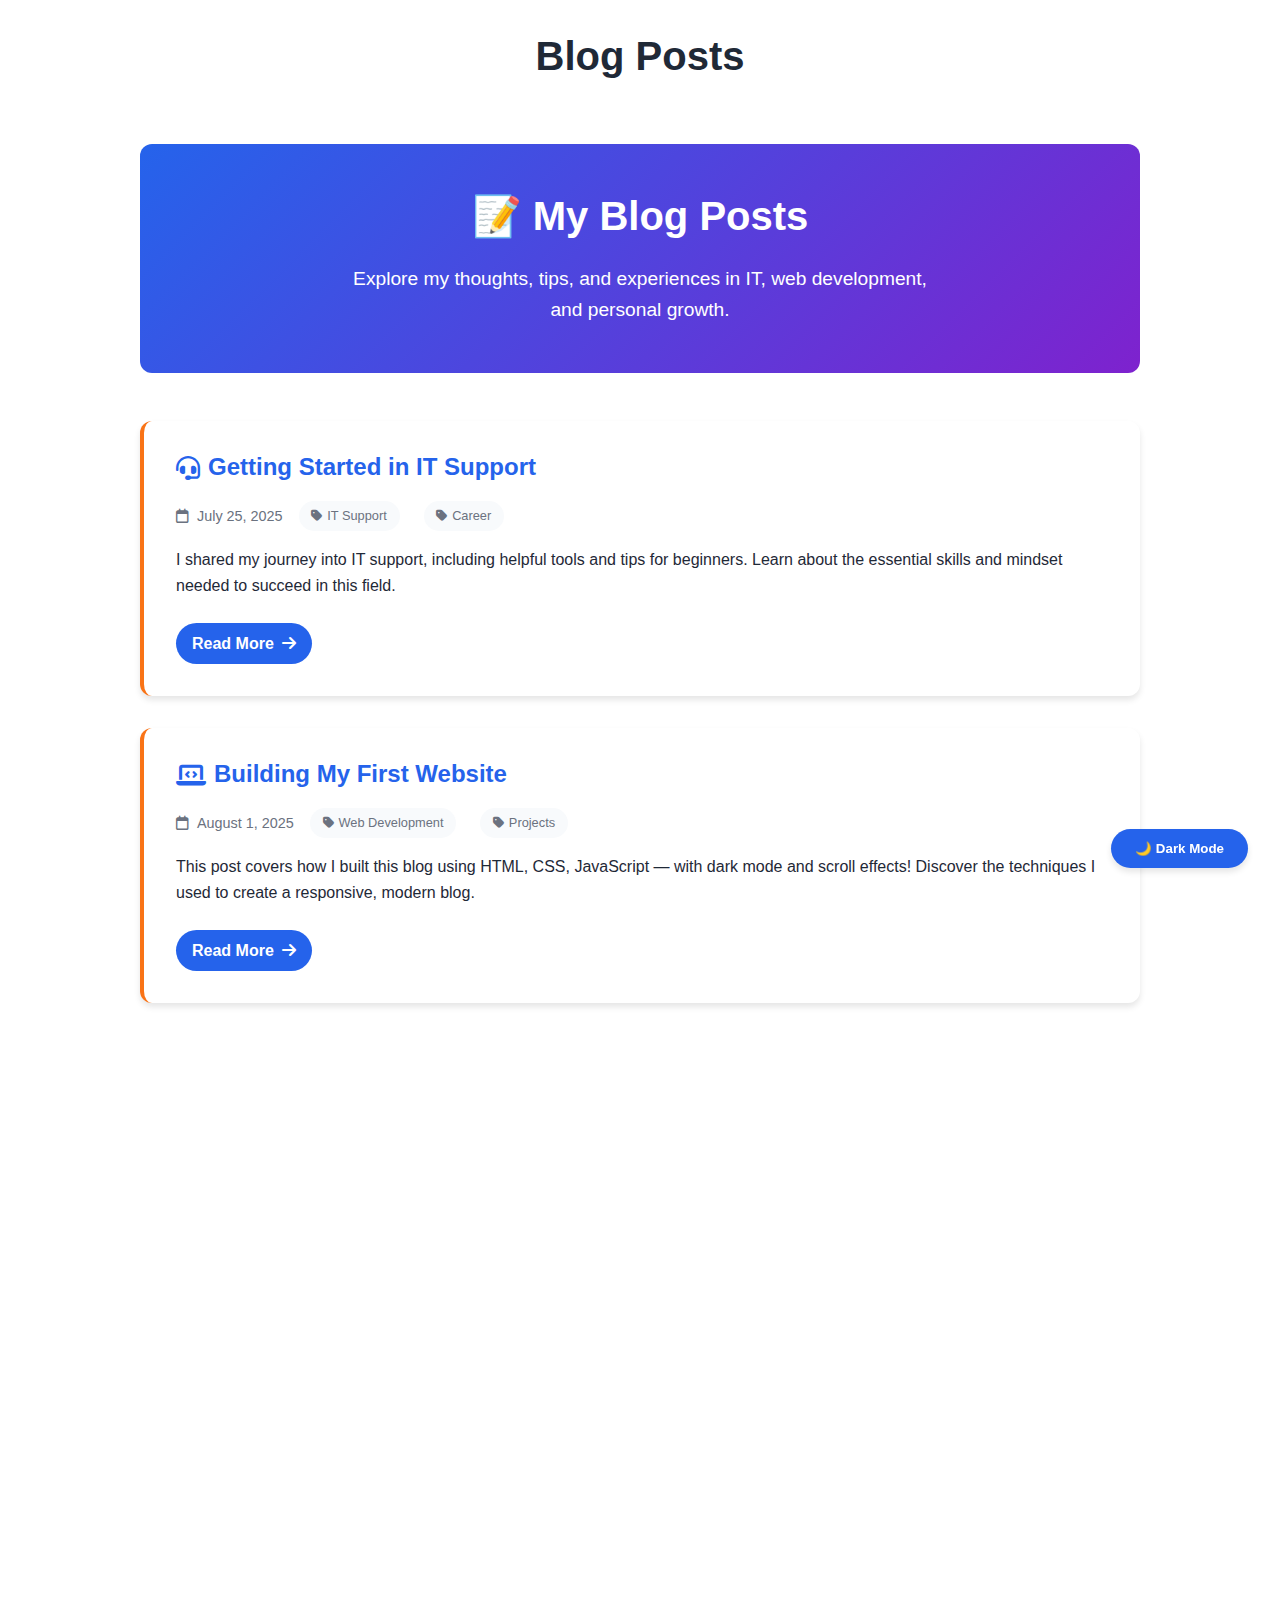
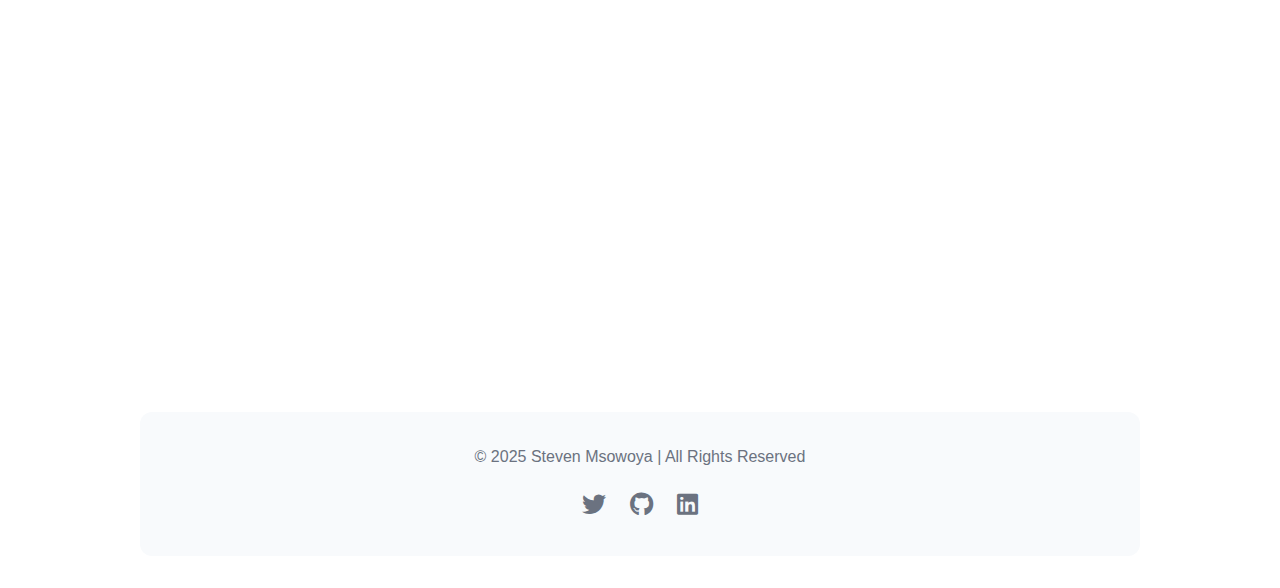
<file: Posts.html>
<!DOCTYPE html>
<html lang="en">
<head>
  <meta charset="UTF-8" />
  <meta name="viewport" content="width=device-width, initial-scale=1.0"/>
  <title>Blog Posts - Steven's Blog</title>
  <link rel="stylesheet" href="https://cdnjs.cloudflare.com/ajax/libs/font-awesome/6.4.0/css/all.min.css">
  <style>
    /* CSS Variables for Theming */
    :root {
      --primary: #2563eb;
      --primary-dark: #1d4ed8;
      --secondary: #7e22ce;
      --accent: #f97316;
      --text: #1f2937;
      --text-light: #6b7280;
      --bg: #ffffff;
      --bg-secondary: #f8fafc;
      --card-bg: #ffffff;
      --shadow: rgba(0, 0, 0, 0.1);
      --shadow-hover: rgba(0, 0, 0, 0.15);
      --transition: all 0.3s ease;
      --radius: 12px;
      --max-width: 1000px;
    }

    /* Dark Theme Variables */
    [data-theme="dark"] {
      --primary: #3b82f6;
      --primary-dark: #2563eb;
      --secondary: #a855f7;
      --accent: #fb923c;
      --text: #f3f4f6;
      --text-light: #d1d5db;
      --bg: #111827;
      --bg-secondary: #1f2937;
      --card-bg: #1a2434;
      --shadow: rgba(0, 0, 0, 0.25);
      --shadow-hover: rgba(0, 0, 0, 0.35);
    }

    /* Base Styles */
    * {
      margin: 0;
      padding: 0;
      box-sizing: border-box;
    }

    body {
      font-family: 'Inter', -apple-system, BlinkMacSystemFont, 'Segoe UI', Roboto, Oxygen, Ubuntu, Cantarell, sans-serif;
      line-height: 1.6;
      color: var(--text);
      background-color: var(--bg);
      transition: var(--transition);
      padding: 2rem 1rem;
    }

    /* Typography */
    h1, h2, h3, h4, h5, h6 {
      font-weight: 700;
      line-height: 1.2;
      margin-bottom: 1rem;
      color: var(--text);
    }

    h1 {
      font-size: 2.5rem;
      text-align: center;
      margin-bottom: 2rem;
    }

    h2 {
      font-size: 2rem;
      margin-bottom: 1.5rem;
      color: var(--primary);
    }

    h3 {
      font-size: 1.5rem;
      margin-bottom: 1.2rem;
      color: var(--primary);
    }

    p {
      margin-bottom: 1rem;
    }

    a {
      color: var(--primary);
      text-decoration: none;
      transition: var(--transition);
    }

    a:hover {
      color: var(--primary-dark);
    }

    /* Layout */
    .container {
      max-width: var(--max-width);
      margin: 0 auto;
    }

    main {
      padding: 2rem 0;
    }

    section {
      margin-bottom: 3rem;
    }

    /* Intro Section */
    .intro {
      text-align: center;
      padding: 3rem 2rem;
      background: linear-gradient(135deg, var(--primary) 0%, var(--secondary) 100%);
      color: white;
      border-radius: var(--radius);
      margin-bottom: 3rem;
    }

    .intro h2 {
      color: white;
      font-size: 2.5rem;
    }

    .intro p {
      font-size: 1.2rem;
      max-width: 600px;
      margin: 0 auto;
    }

    /* Post Previews */
    .post-preview {
      background: var(--card-bg);
      border-radius: var(--radius);
      padding: 2rem;
      box-shadow: 0 4px 6px var(--shadow);
      transition: var(--transition);
      margin-bottom: 2rem;
      border-left: 4px solid var(--accent);
      position: relative;
      overflow: hidden;
    }

    .post-preview::before {
      content: '';
      position: absolute;
      top: 0;
      left: 0;
      width: 100%;
      height: 4px;
      background: linear-gradient(90deg, var(--primary), var(--secondary));
      transform: scaleX(0);
      transform-origin: left;
      transition: transform 0.3s ease;
    }

    .post-preview:hover {
      transform: translateY(-5px);
      box-shadow: 0 10px 20px var(--shadow-hover);
    }

    .post-preview:hover::before {
      transform: scaleX(1);
    }

    .post-preview h3 {
      display: flex;
      align-items: center;
      gap: 0.5rem;
    }

    .post-preview p:last-of-type {
      margin-bottom: 1.5rem;
    }

    .post-meta {
      display: flex;
      align-items: center;
      gap: 1rem;
      margin-bottom: 1rem;
      color: var(--text-light);
      font-size: 0.9rem;
    }

    .post-date {
      display: flex;
      align-items: center;
      gap: 0.5rem;
    }

    .read-more {
      display: inline-flex;
      align-items: center;
      gap: 0.5rem;
      font-weight: 600;
      padding: 0.5rem 1rem;
      background: var(--primary);
      color: white;
      border-radius: 50px;
      transition: var(--transition);
    }

    .read-more:hover {
      background: var(--primary-dark);
      gap: 0.7rem;
    }

    /* CV Section */
    .cv-section {
      text-align: center;
      padding: 2rem;
      background: var(--card-bg);
      border-radius: var(--radius);
      box-shadow: 0 4px 6px var(--shadow);
    }

    .cv-btn {
      display: inline-flex;
      align-items: center;
      gap: 0.5rem;
      padding: 0.75rem 1.5rem;
      background: var(--accent);
      color: white;
      border-radius: 50px;
      font-weight: 600;
      transition: var(--transition);
      margin-top: 1rem;
    }

    .cv-btn:hover {
      background: #ea580c;
      transform: translateY(-2px);
      box-shadow: 0 4px 12px rgba(249, 115, 22, 0.3);
    }

    /* Buttons */
    .toggle-btn, .top-btn {
      position: fixed;
      padding: 0.75rem 1.5rem;
      background: var(--primary);
      color: white;
      border: none;
      border-radius: 50px;
      cursor: pointer;
      font-weight: 600;
      box-shadow: 0 4px 6px var(--shadow);
      transition: var(--transition);
      display: flex;
      align-items: center;
      gap: 0.5rem;
      z-index: 999;
    }

    .toggle-btn:hover, .top-btn:hover {
      background: var(--primary-dark);
      transform: translateY(-2px);
      box-shadow: 0 6px 12px var(--shadow-hover);
    }

    .toggle-btn {
      bottom: 2rem;
      right: 2rem;
    }

    .top-btn {
      bottom: 2rem;
      left: 2rem;
      opacity: 0;
      visibility: hidden;
    }

    .top-btn.visible {
      opacity: 1;
      visibility: visible;
    }

    /* Footer */
    footer {
      text-align: center;
      padding: 2rem;
      margin-top: 4rem;
      color: var(--text-light);
      background: var(--bg-secondary);
      border-radius: var(--radius);
    }

    .social-links {
      display: flex;
      justify-content: center;
      gap: 1.5rem;
      margin-top: 1rem;
    }

    .social-links a {
      color: var(--text-light);
      font-size: 1.5rem;
      transition: var(--transition);
    }

    .social-links a:hover {
      color: var(--primary);
    }

    /* Animations */
    @keyframes fadeIn {
      from { opacity: 0; transform: translateY(20px); }
      to { opacity: 1; transform: translateY(0); }
    }

    .scroll-fade {
      opacity: 0;
      transform: translateY(20px);
      transition: opacity 0.6s ease, transform 0.6s ease;
    }

    .scroll-fade.visible {
      opacity: 1;
      transform: translateY(0);
    }

    /* Category Tags */
    .category-tag {
      display: inline-flex;
      align-items: center;
      gap: 0.3rem;
      padding: 0.3rem 0.8rem;
      background: var(--bg-secondary);
      border-radius: 50px;
      font-size: 0.8rem;
      color: var(--text-light);
      margin-right: 0.5rem;
    }

    /* Responsive Design */
    @media (max-width: 768px) {
      h1 {
        font-size: 2rem;
      }
      
      h2 {
        font-size: 1.75rem;
      }
      
      h3 {
        font-size: 1.3rem;
      }
      
      .intro {
        padding: 2rem 1rem;
      }
      
      .intro h2 {
        font-size: 2rem;
      }
      
      .toggle-btn, .top-btn {
        padding: 0.6rem 1.2rem;
        font-size: 0.9rem;
      }
      
      .post-meta {
        flex-direction: column;
        align-items: flex-start;
        gap: 0.5rem;
      }
    }
  </style>
</head>
<body>
  <div class="container">
    <!-- PAGE HEADING -->
    <header>
      <h1>Blog Posts</h1>
    </header>

    <!-- MAIN CONTENT -->
    <main>
      <section class="intro scroll-fade">
        <h2>📝 My Blog Posts</h2>
        <p>Explore my thoughts, tips, and experiences in IT, web development, and personal growth.</p>
      </section>

      <section class="post-preview scroll-fade">
        <h3><i class="fas fa-headset"></i> Getting Started in IT Support</h3>
        <div class="post-meta">
          <span class="post-date"><i class="far fa-calendar"></i> July 25, 2025</span>
          <span class="category-tag"><i class="fas fa-tag"></i> IT Support</span>
          <span class="category-tag"><i class="fas fa-tag"></i> Career</span>
        </div>
        <p>I shared my journey into IT support, including helpful tools and tips for beginners. Learn about the essential skills and mindset needed to succeed in this field.</p>
        <a href="post1.html" class="read-more">Read More <i class="fas fa-arrow-right"></i></a>
      </section>

      <section class="post-preview scroll-fade">
        <h3><i class="fas fa-laptop-code"></i> Building My First Website</h3>
        <div class="post-meta">
          <span class="post-date"><i class="far fa-calendar"></i> August 1, 2025</span>
          <span class="category-tag"><i class="fas fa-tag"></i> Web Development</span>
          <span class="category-tag"><i class="fas fa-tag"></i> Projects</span>
        </div>
        <p>This post covers how I built this blog using HTML, CSS, JavaScript — with dark mode and scroll effects! Discover the techniques I used to create a responsive, modern blog.</p>
        <a href="post2.html" class="read-more">Read More <i class="fas fa-arrow-right"></i></a>
      </section>

      <section class="post-preview scroll-fade">
        <h3><i class="fas fa-network-wired"></i> Learning Networking Basics</h3>
        <div class="post-meta">
          <span class="post-date"><i class="far fa-calendar"></i> Coming Soon</span>
          <span class="category-tag"><i class="fas fa-tag"></i> Networking</span>
          <span class="category-tag"><i class="fas fa-tag"></i> Education</span>
        </div>
        <p>I'll explain the basics of networks, routers, IPs, and some CCNA knowledge I've started learning. Perfect for beginners looking to understand networking fundamentals.</p>
        <a href="post3.html" class="read-more">Read More <i class="fas fa-arrow-right"></i></a>
      </section>

      <section class="post-preview scroll-fade">
        <h3><i class="fas fa-mobile-alt"></i> Mobile App Development with React Native</h3>
        <div class="post-meta">
          <span class="post-date"><i class="far fa-calendar"></i> Coming Soon</span>
          <span class="category-tag"><i class="fas fa-tag"></i> Mobile Development</span>
          <span class="category-tag"><i class="fas fa-tag"></i> React Native</span>
        </div>
        <p>Follow my journey learning React Native and building cross-platform mobile applications. I'll share tips, challenges, and resources for getting started with mobile development.</p>
        <a href="post4.html" class="read-more">Read More <i class="fas fa-arrow-right"></i></a>
      </section>

      <!-- CV DOWNLOAD SECTION -->
      <section class="cv-section scroll-fade">
        <h3><i class="fas fa-file-alt"></i> Want to see my CV?</h3>
        <p>Download my resume to learn more about my skills, experience, and education.</p>
        <a href="CV/steven Msowoya resume 5.pdf" download class="cv-btn">
          <i class="fas fa-download"></i> Download My CV
        </a>
      </section>
    </main>

    <!-- DARK MODE TOGGLE -->
    <button id="darkToggle" class="toggle-btn">🌙 Dark Mode</button>

    <!-- BACK TO TOP BUTTON -->
    <button id="backToTop" class="top-btn">⬆ Back to Top</button>

    <!-- FOOTER -->
    <footer>
      <p>© 2025 Steven Msowoya | All Rights Reserved</p>
      <div class="social-links">
        <a href="#"><i class="fab fa-twitter"></i></a>
        <a href="#"><i class="fab fa-github"></i></a>
        <a href="#"><i class="fab fa-linkedin"></i></a>
      </div>
    </footer>
  </div>

  <!-- SCRIPT -->
  <script>
    // DOM Elements
    const darkToggle = document.getElementById('darkToggle');
    const backToTop = document.getElementById('backToTop');
    const scrollElements = document.querySelectorAll('.scroll-fade');
    
    // Check for saved theme preference or respect OS preference
    if (localStorage.getItem('theme') === 'dark' || 
        (window.matchMedia('(prefers-color-scheme: dark)').matches && !localStorage.getItem('theme'))) {
      document.documentElement.setAttribute('data-theme', 'dark');
      darkToggle.textContent = '☀️ Light Mode';
    } else {
      document.documentElement.setAttribute('data-theme', 'light');
      darkToggle.textContent = '🌙 Dark Mode';
    }
    
    // Toggle Dark/Light Mode
    darkToggle.addEventListener('click', () => {
      const currentTheme = document.documentElement.getAttribute('data-theme');
      const newTheme = currentTheme === 'light' ? 'dark' : 'light';
      
      document.documentElement.setAttribute('data-theme', newTheme);
      localStorage.setItem('theme', newTheme);
      
      darkToggle.textContent = newTheme === 'dark' ? '☀️ Light Mode' : '🌙 Dark Mode';
    });
    
    // Back to Top Button
    window.addEventListener('scroll', () => {
      if (window.pageYOffset > 300) {
        backToTop.classList.add('visible');
      } else {
        backToTop.classList.remove('visible');
      }
    });
    
    backToTop.addEventListener('click', () => {
      window.scrollTo({
        top: 0,
        behavior: 'smooth'
      });
    });
    
    // Scroll Animations
    const elementInView = (el, scrollOffset = 0) => {
      const elementTop = el.getBoundingClientRect().top;
      return (
        elementTop <= 
        ((window.innerHeight || document.documentElement.clientHeight) * (scrollOffset / 100))
      );
    };
    
    const displayScrollElement = (element) => {
      element.classList.add('visible');
    };
    
    const hideScrollElement = (element) => {
      element.classList.remove('visible');
    };
    
    const handleScrollAnimation = () => {
      scrollElements.forEach((el) => {
        if (elementInView(el, 85)) {
          displayScrollElement(el);
        } else {
          hideScrollElement(el);
        }
      });
    };
    
    window.addEventListener('scroll', () => {
      handleScrollAnimation();
    });
    
    // Initialize scroll animations on page load
    document.addEventListener('DOMContentLoaded', () => {
      handleScrollAnimation();
    });
  </script>
</body>
</html>
</file>
